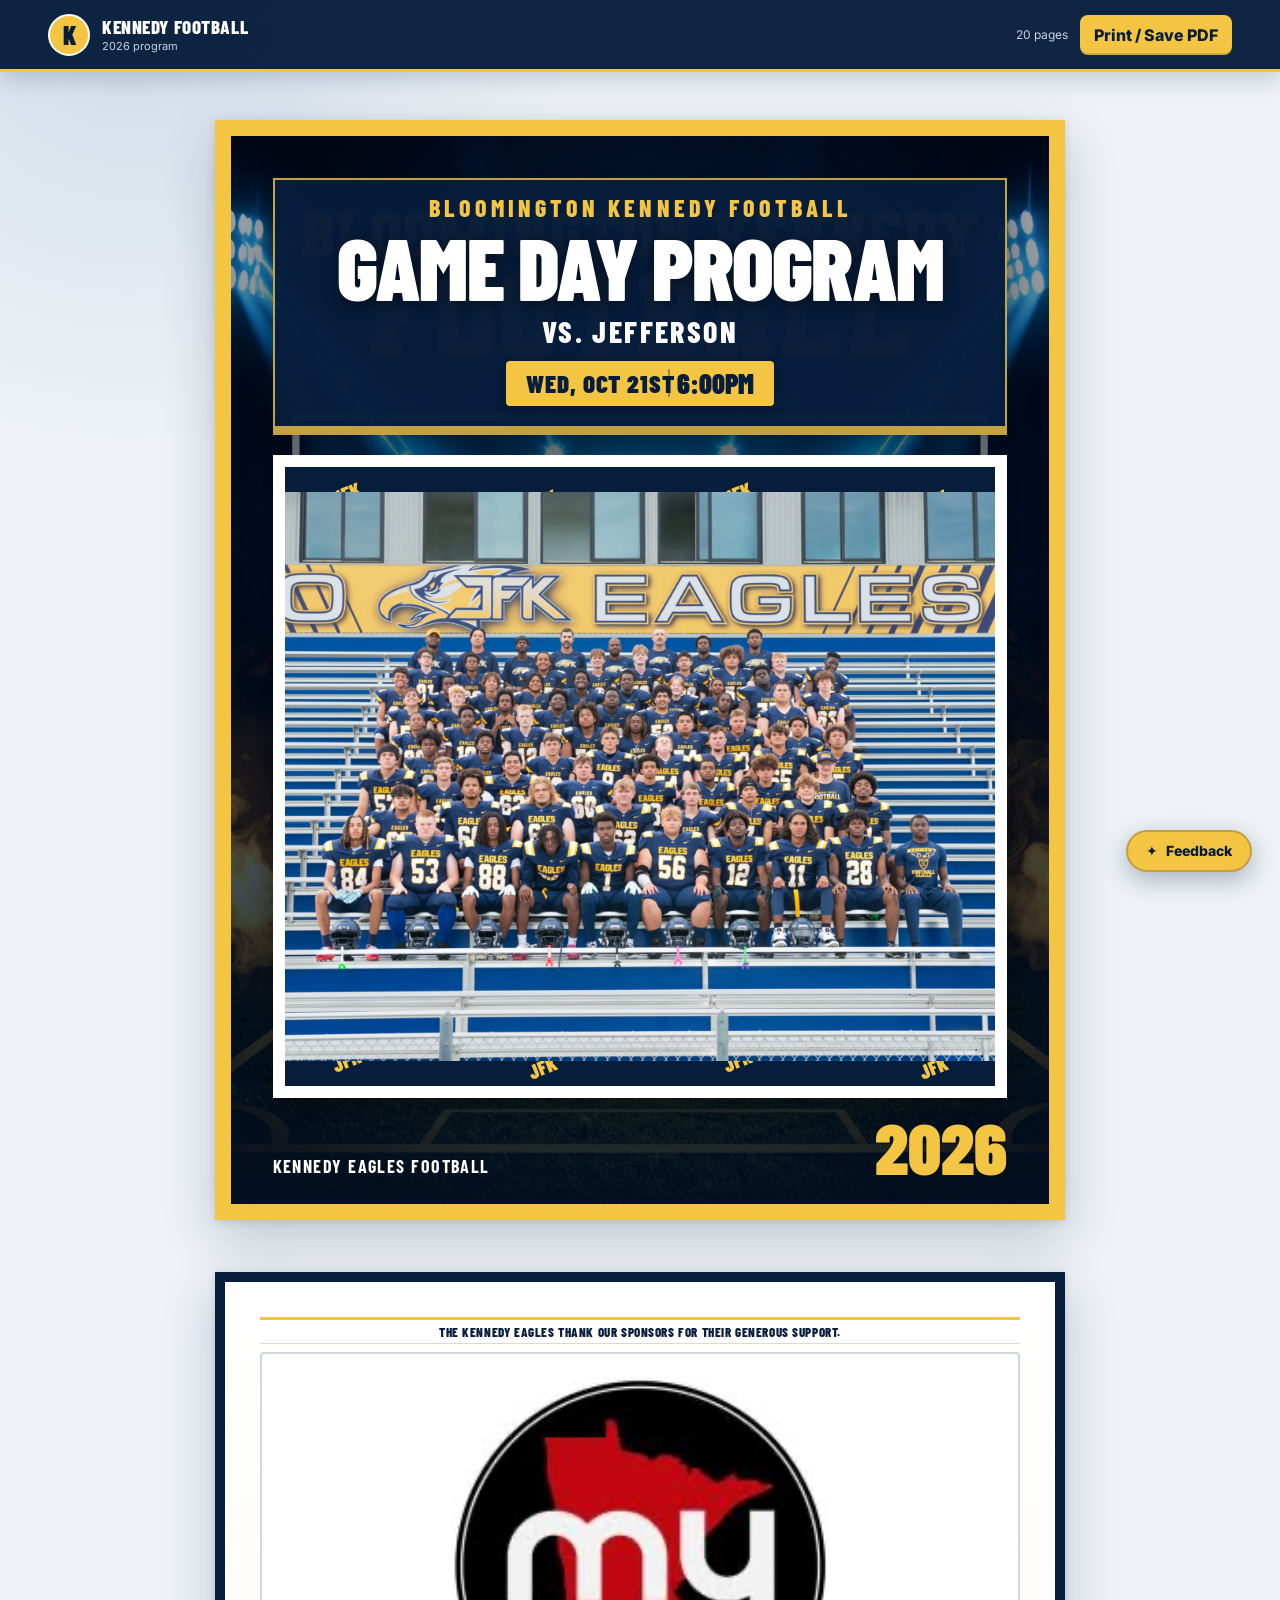
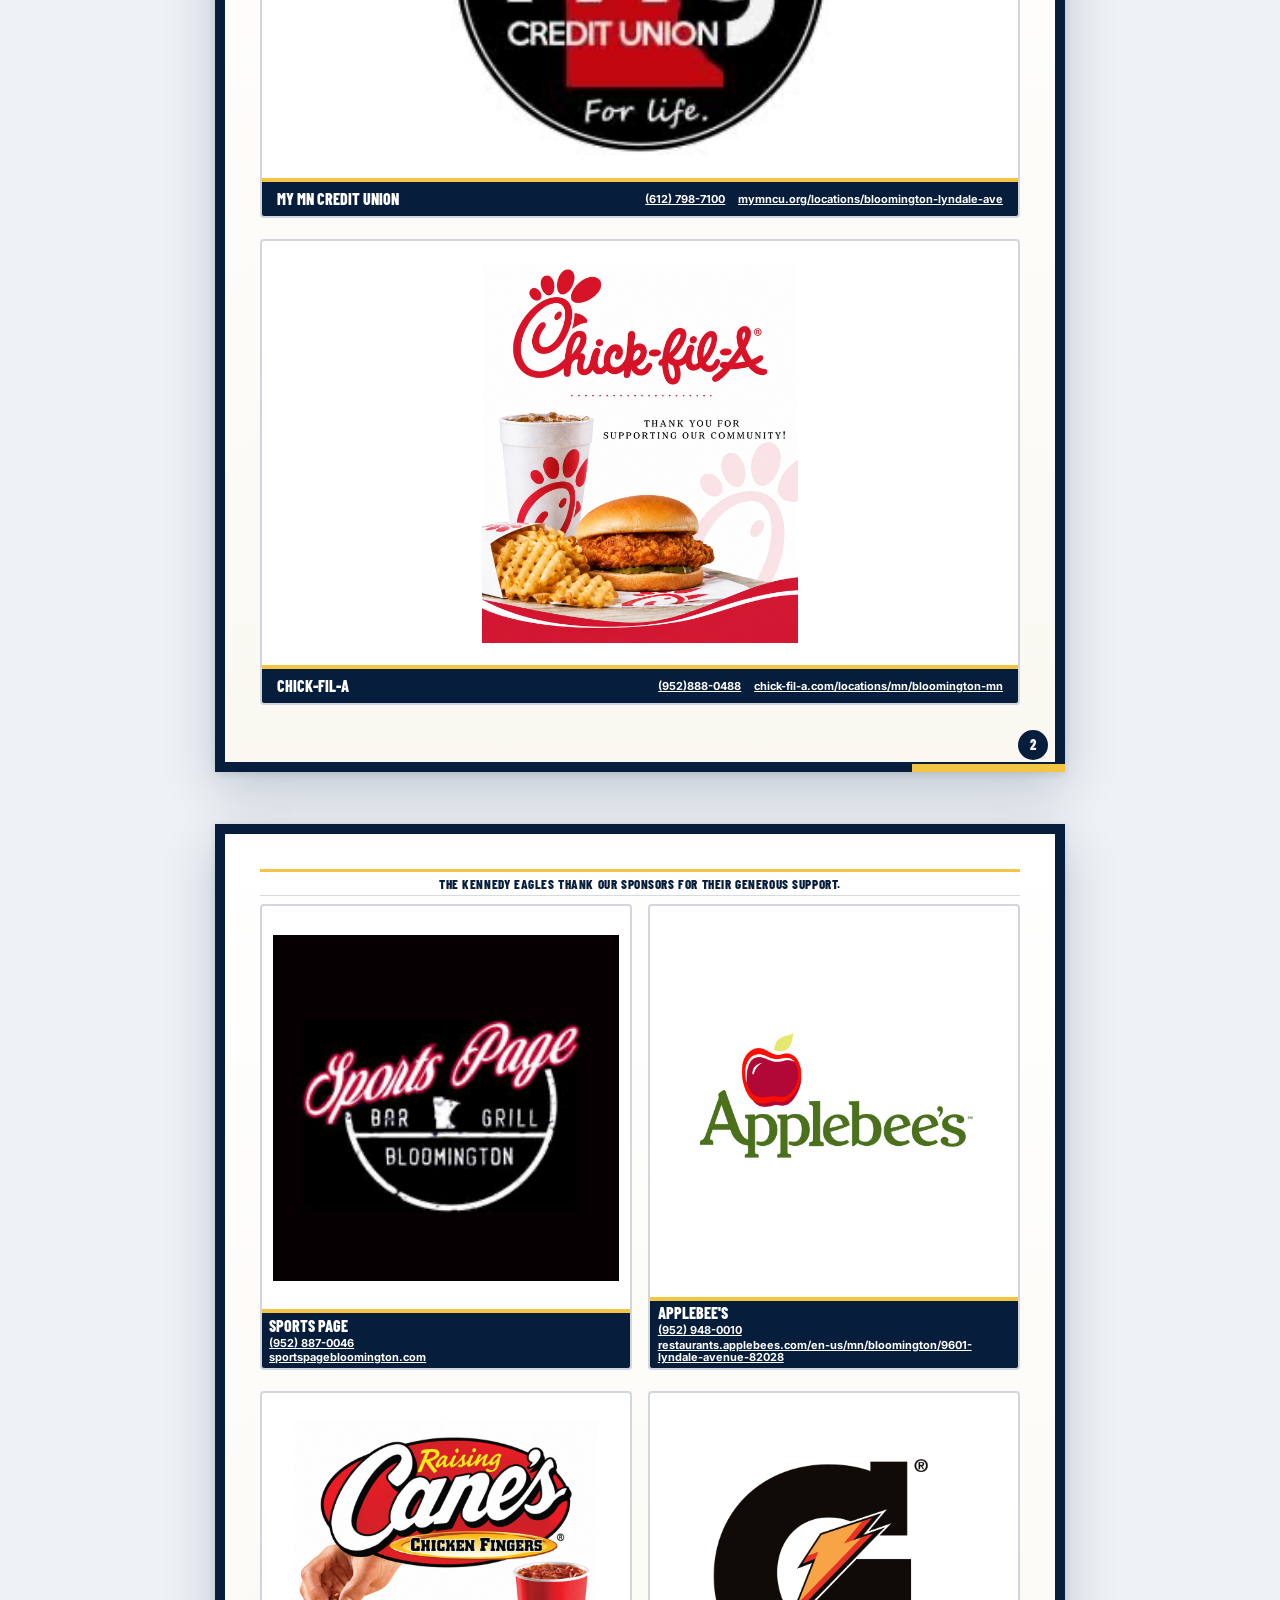
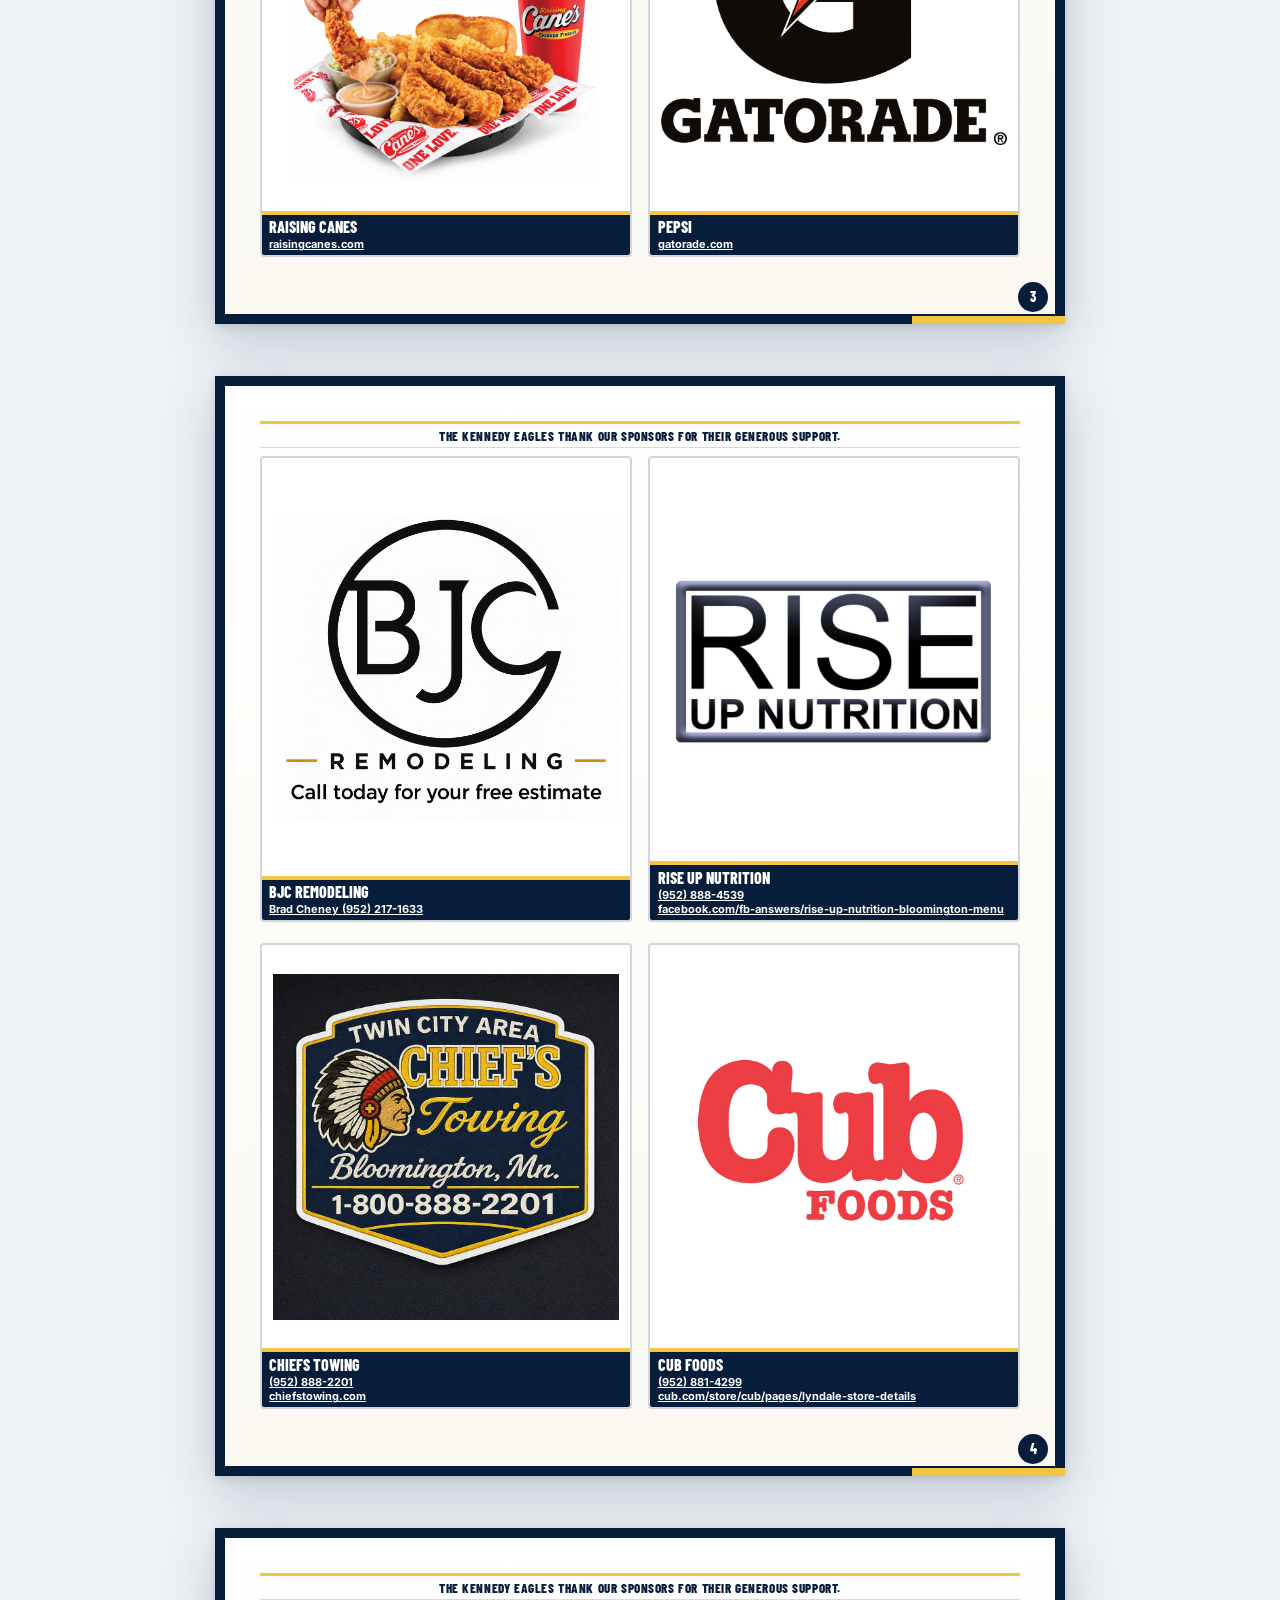
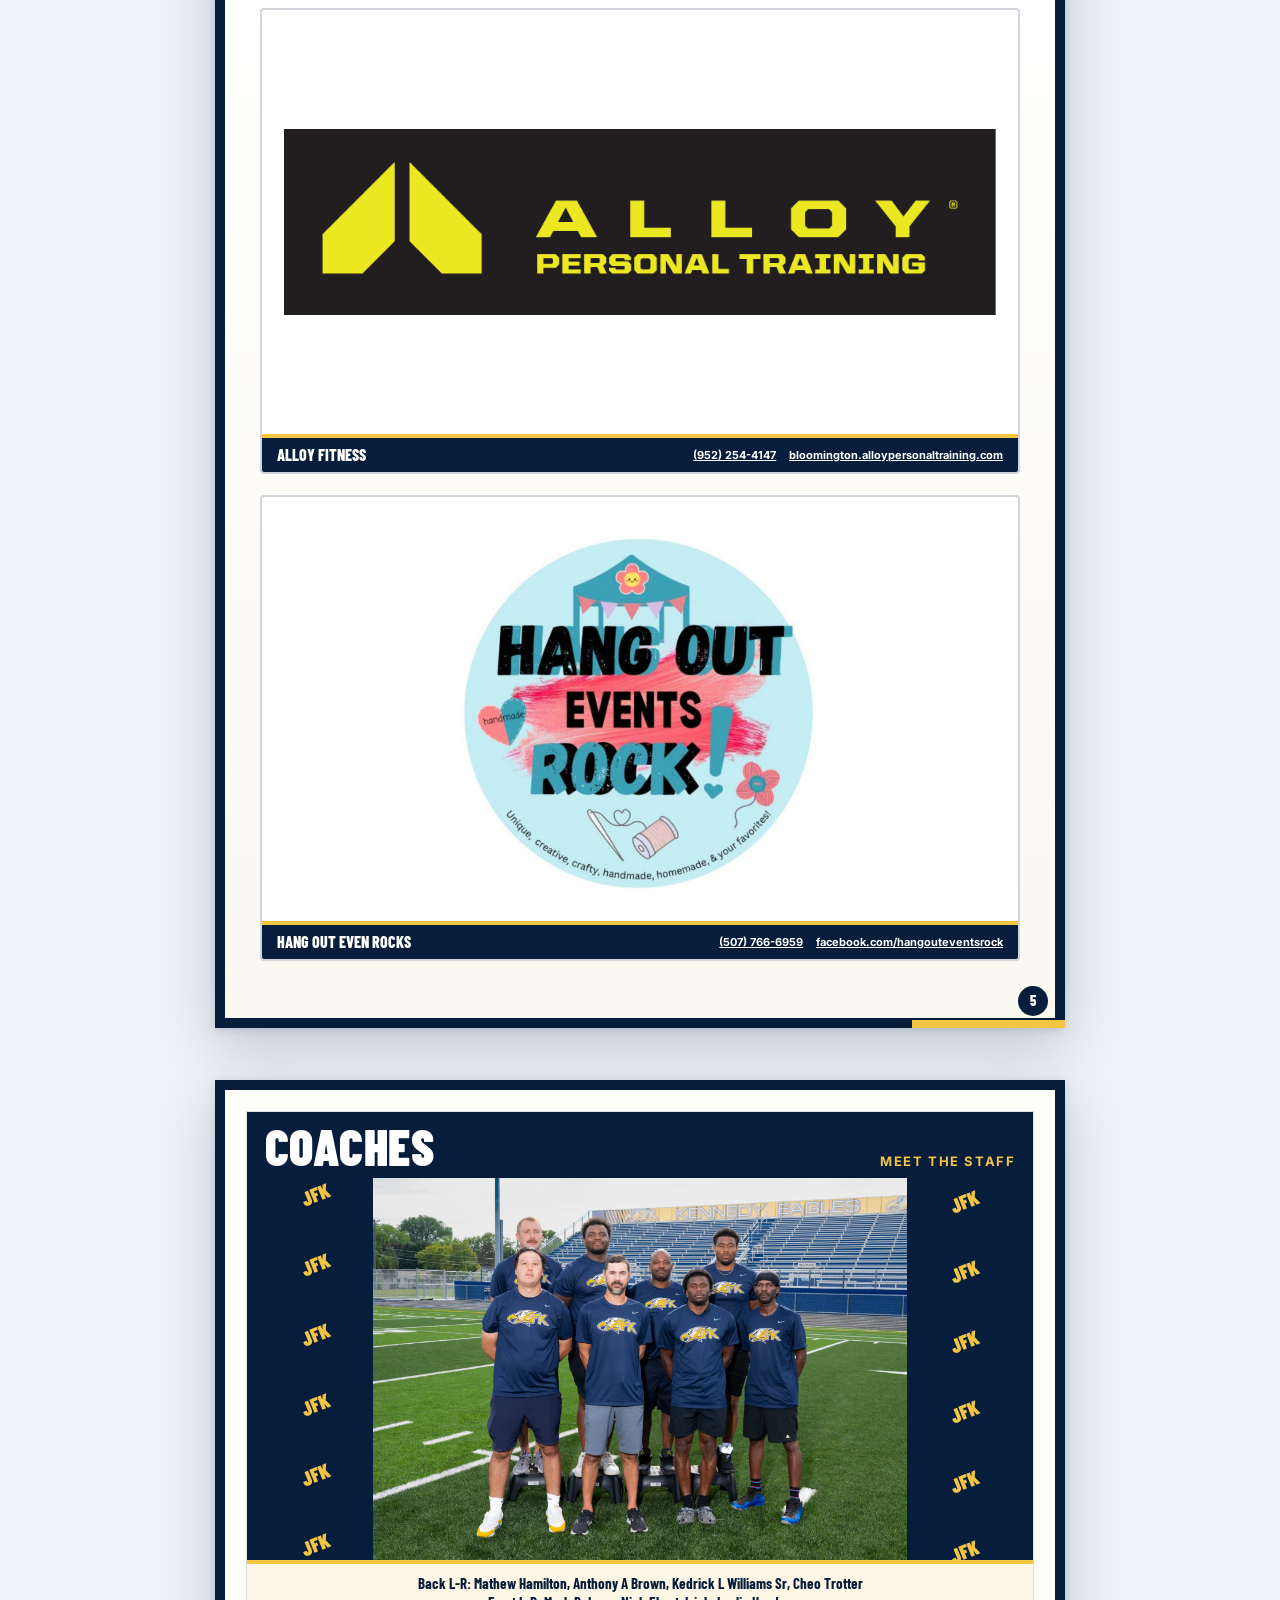
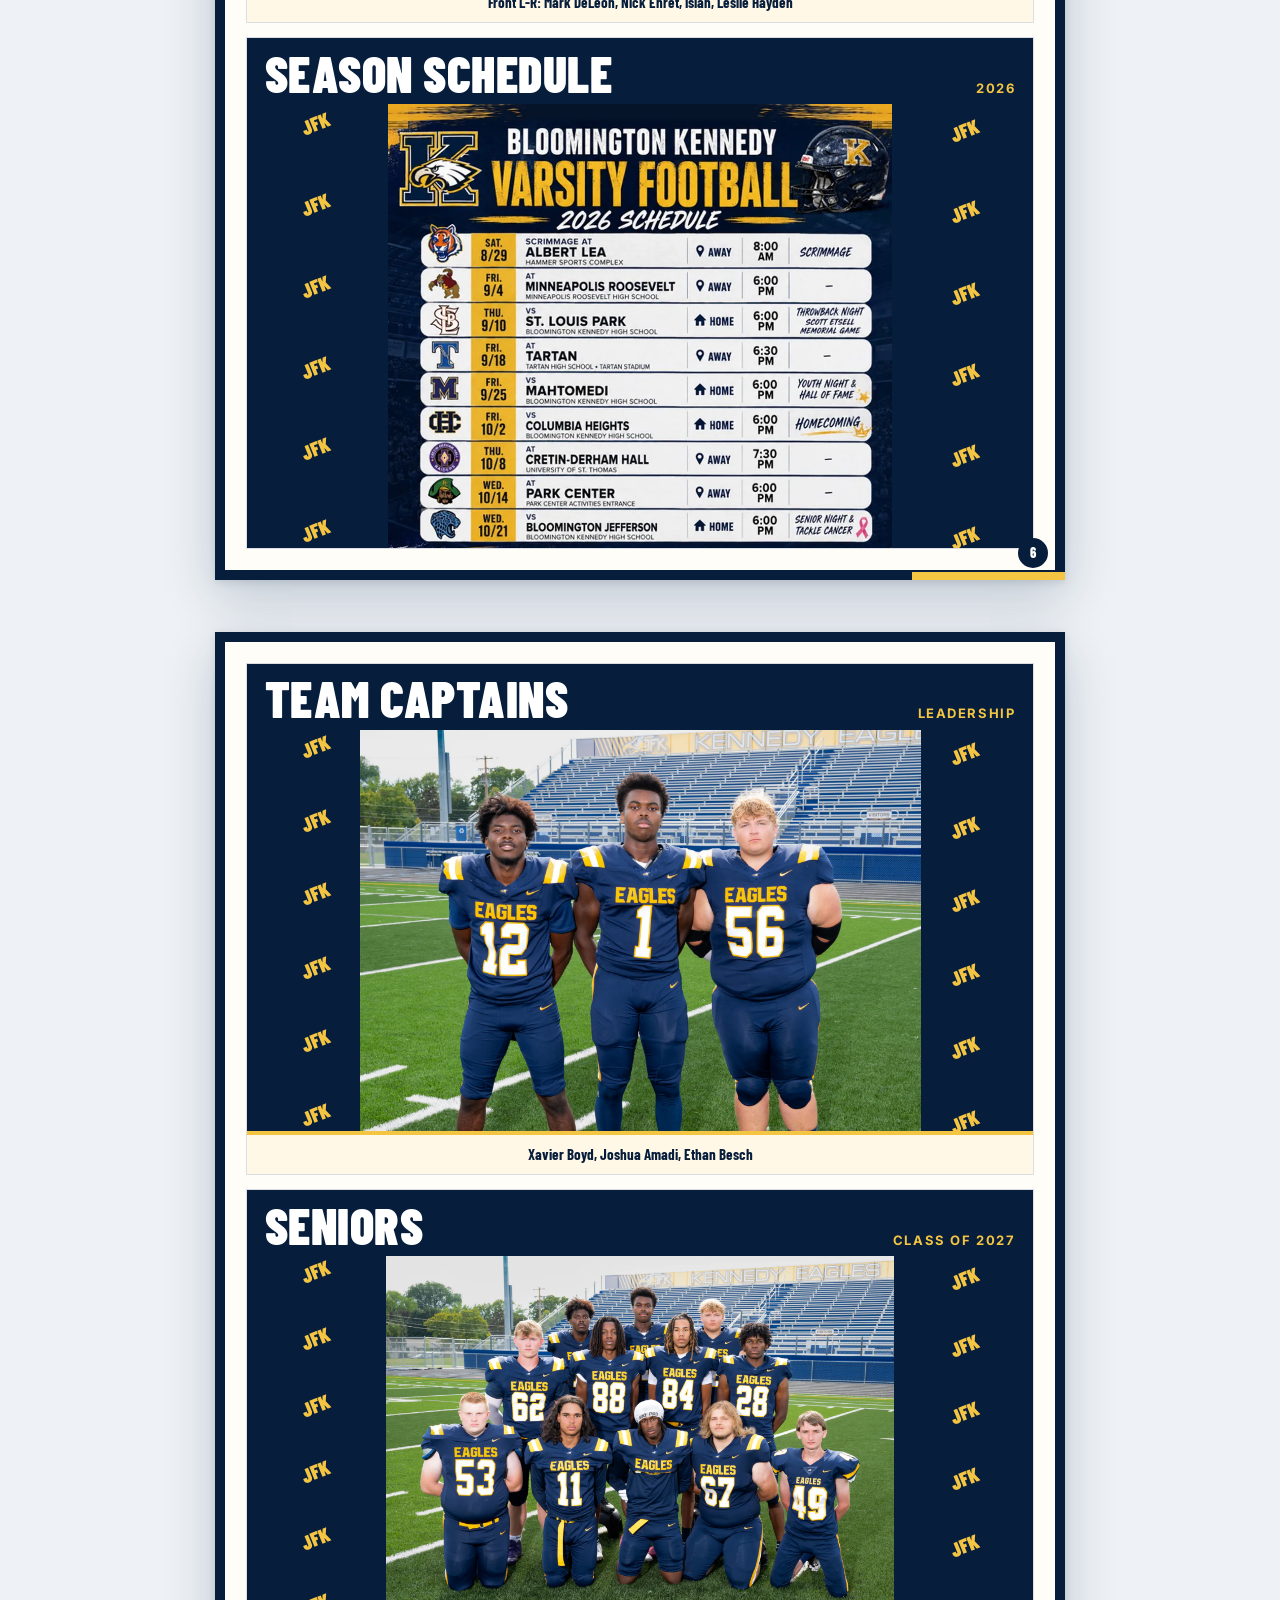
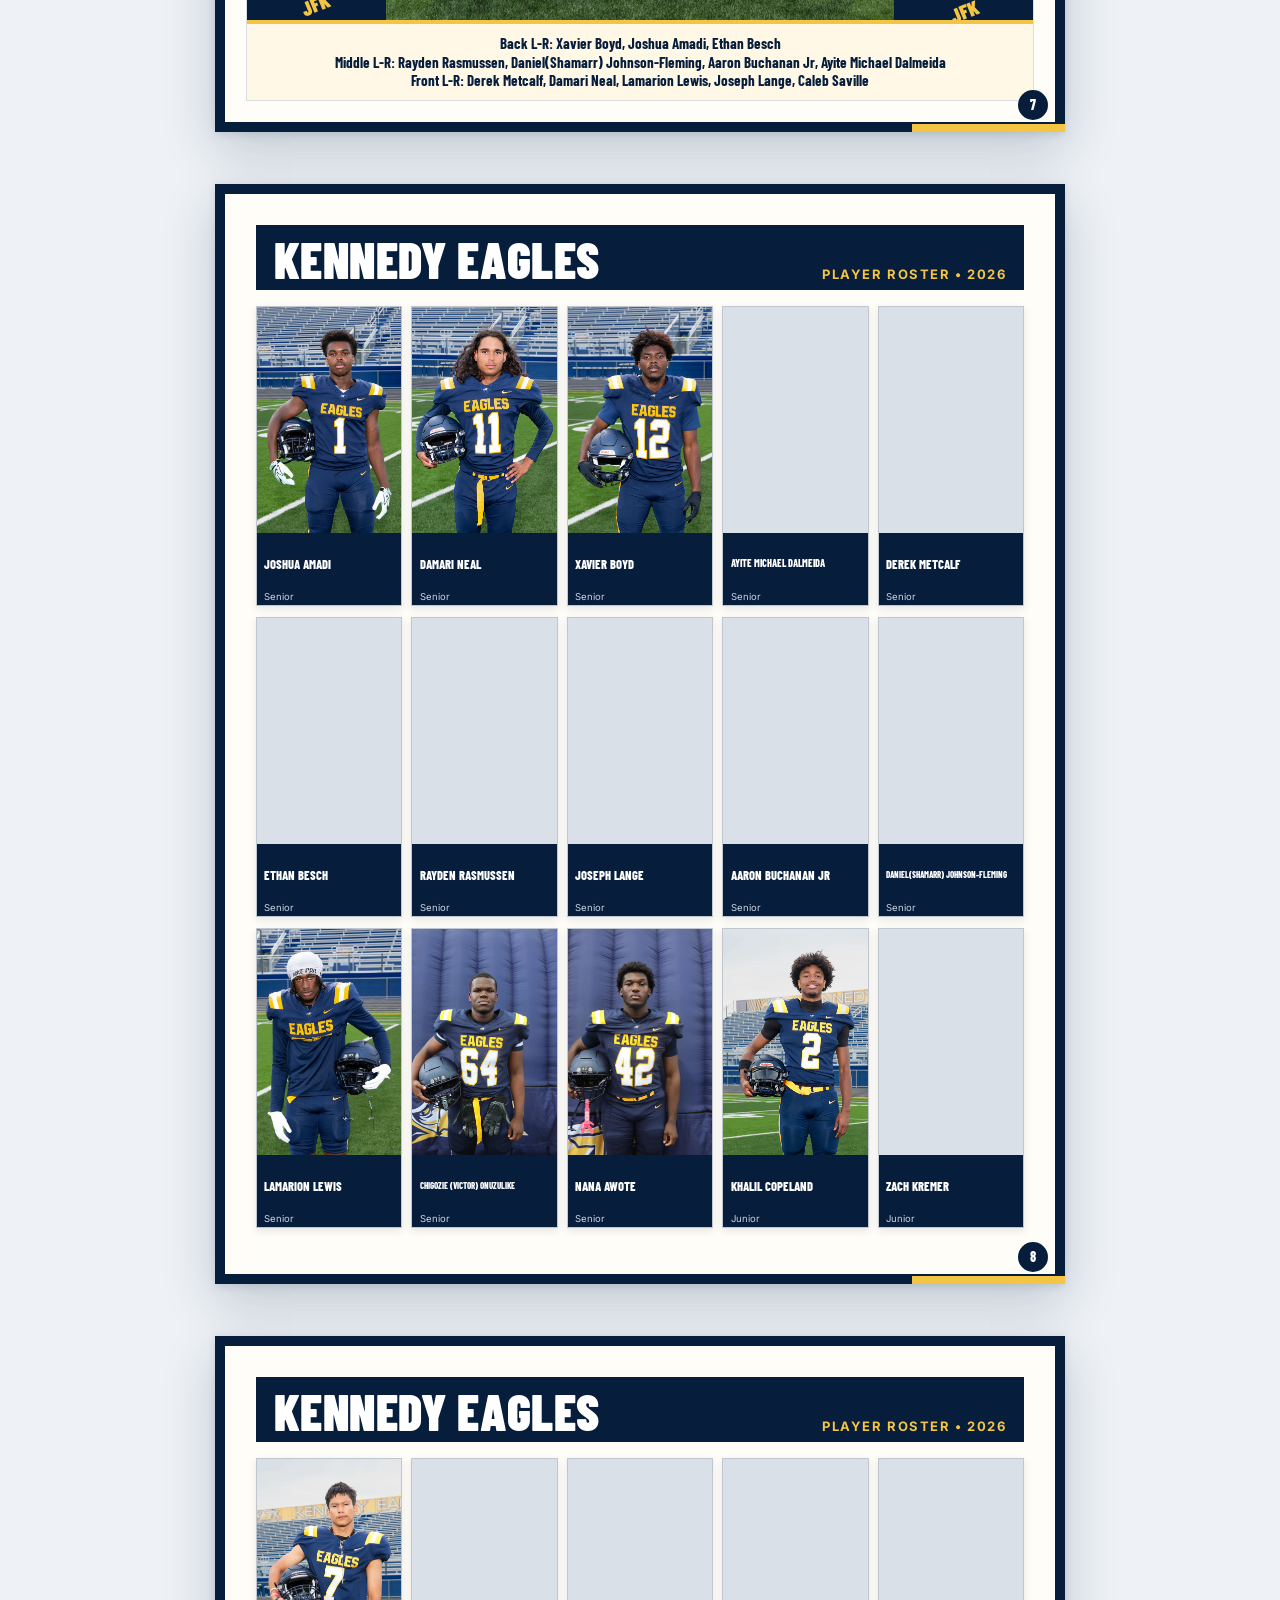
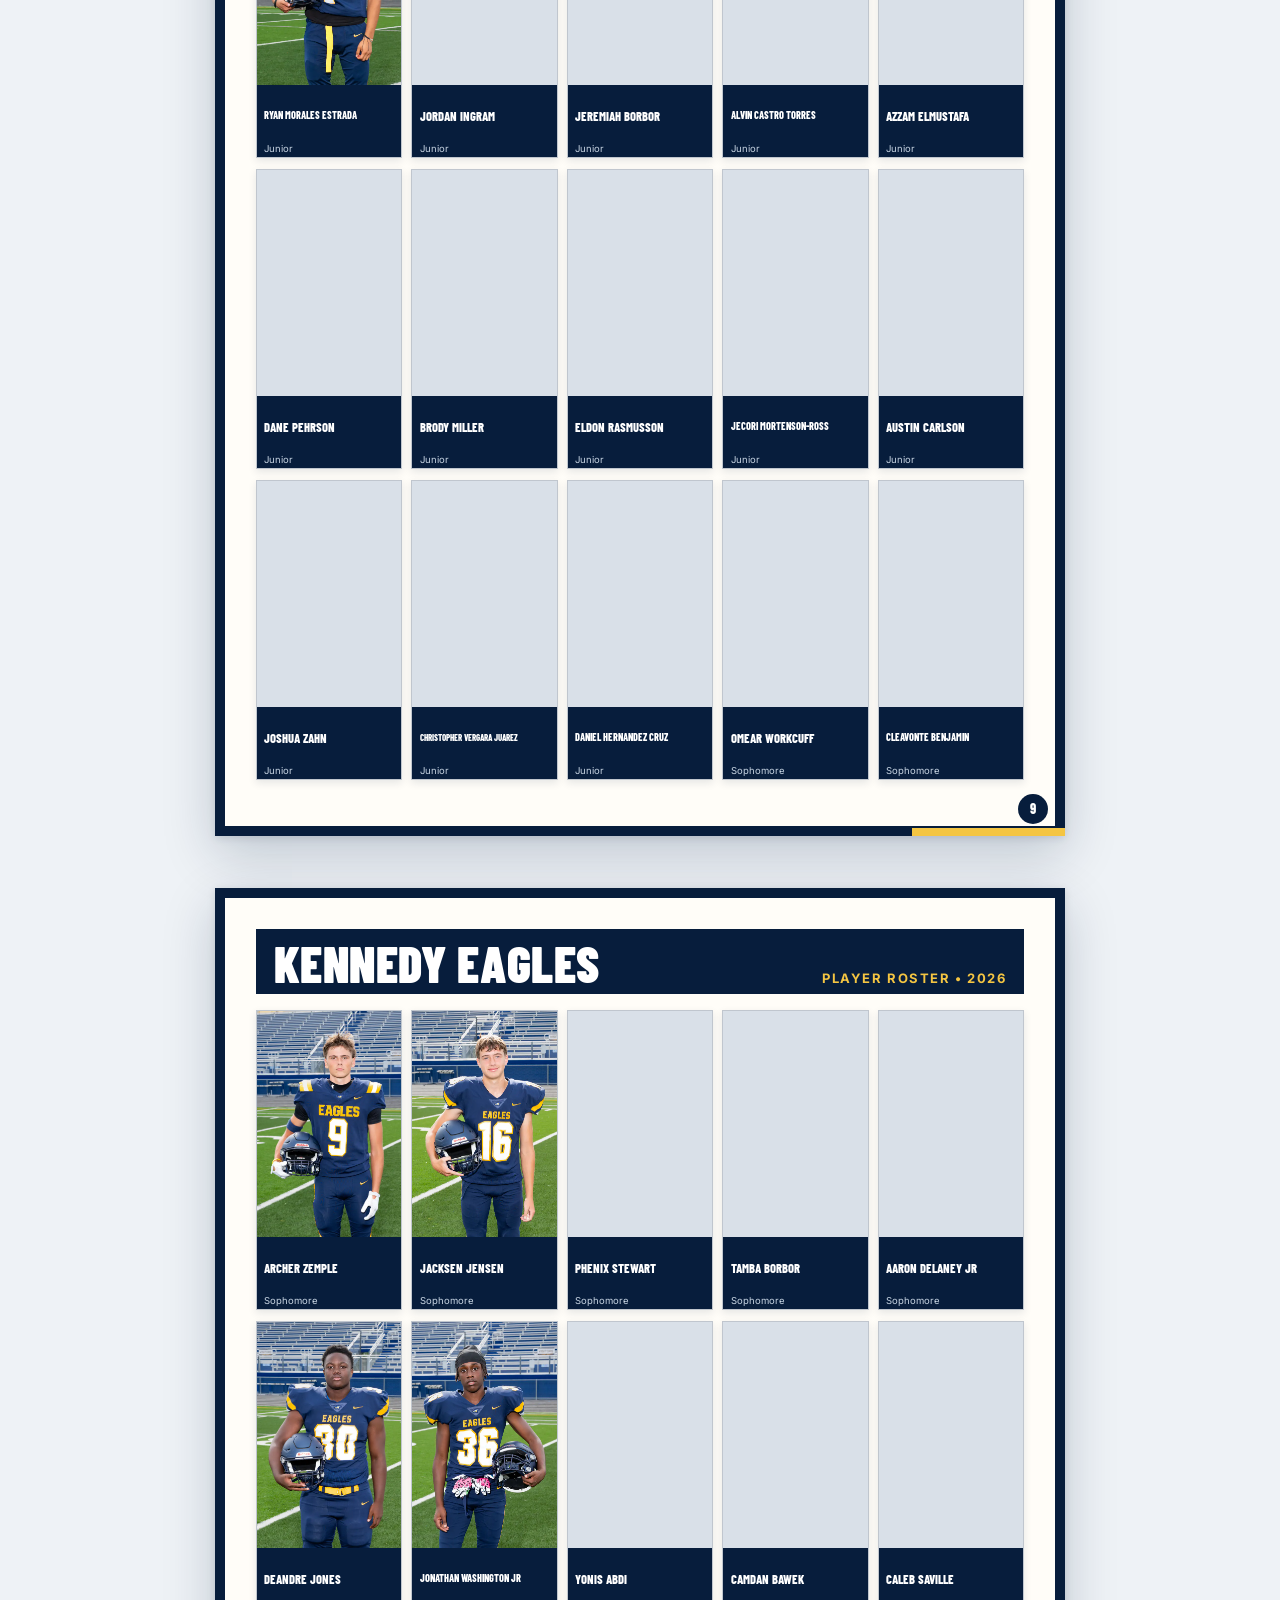
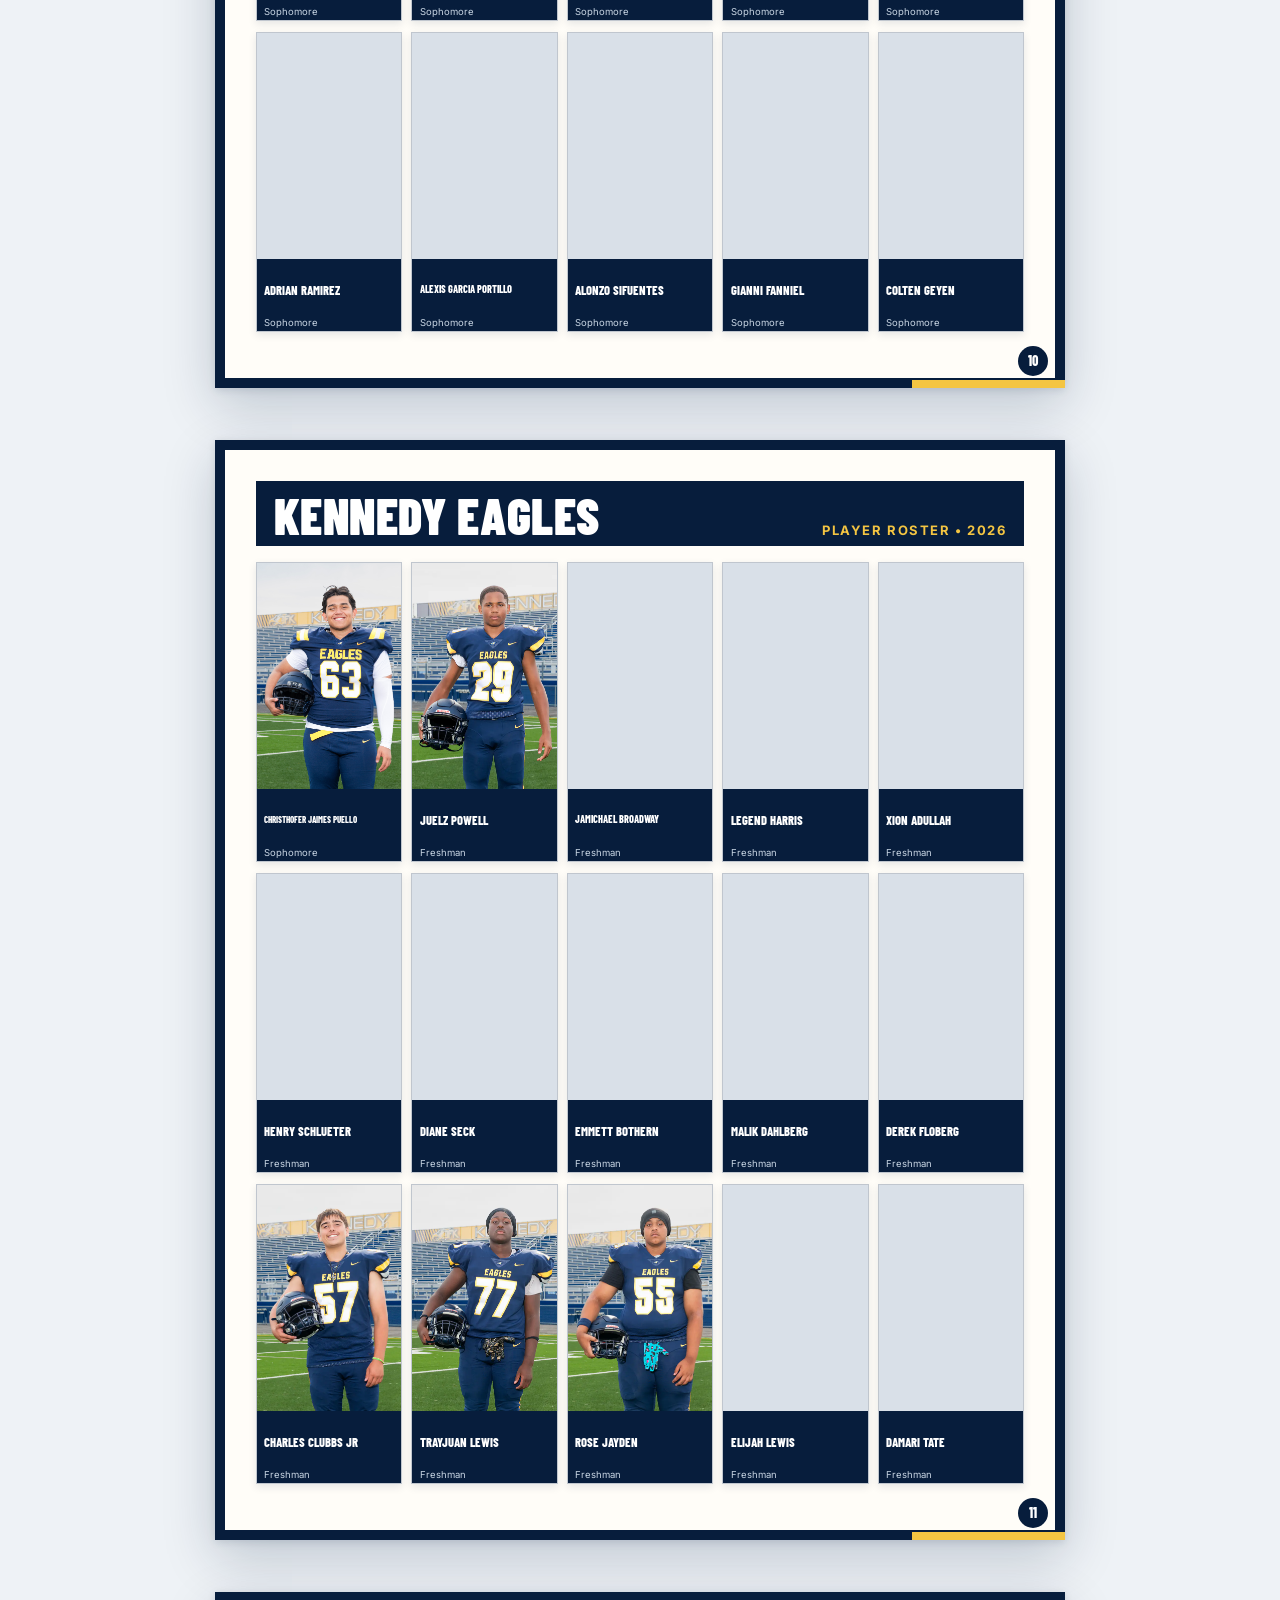
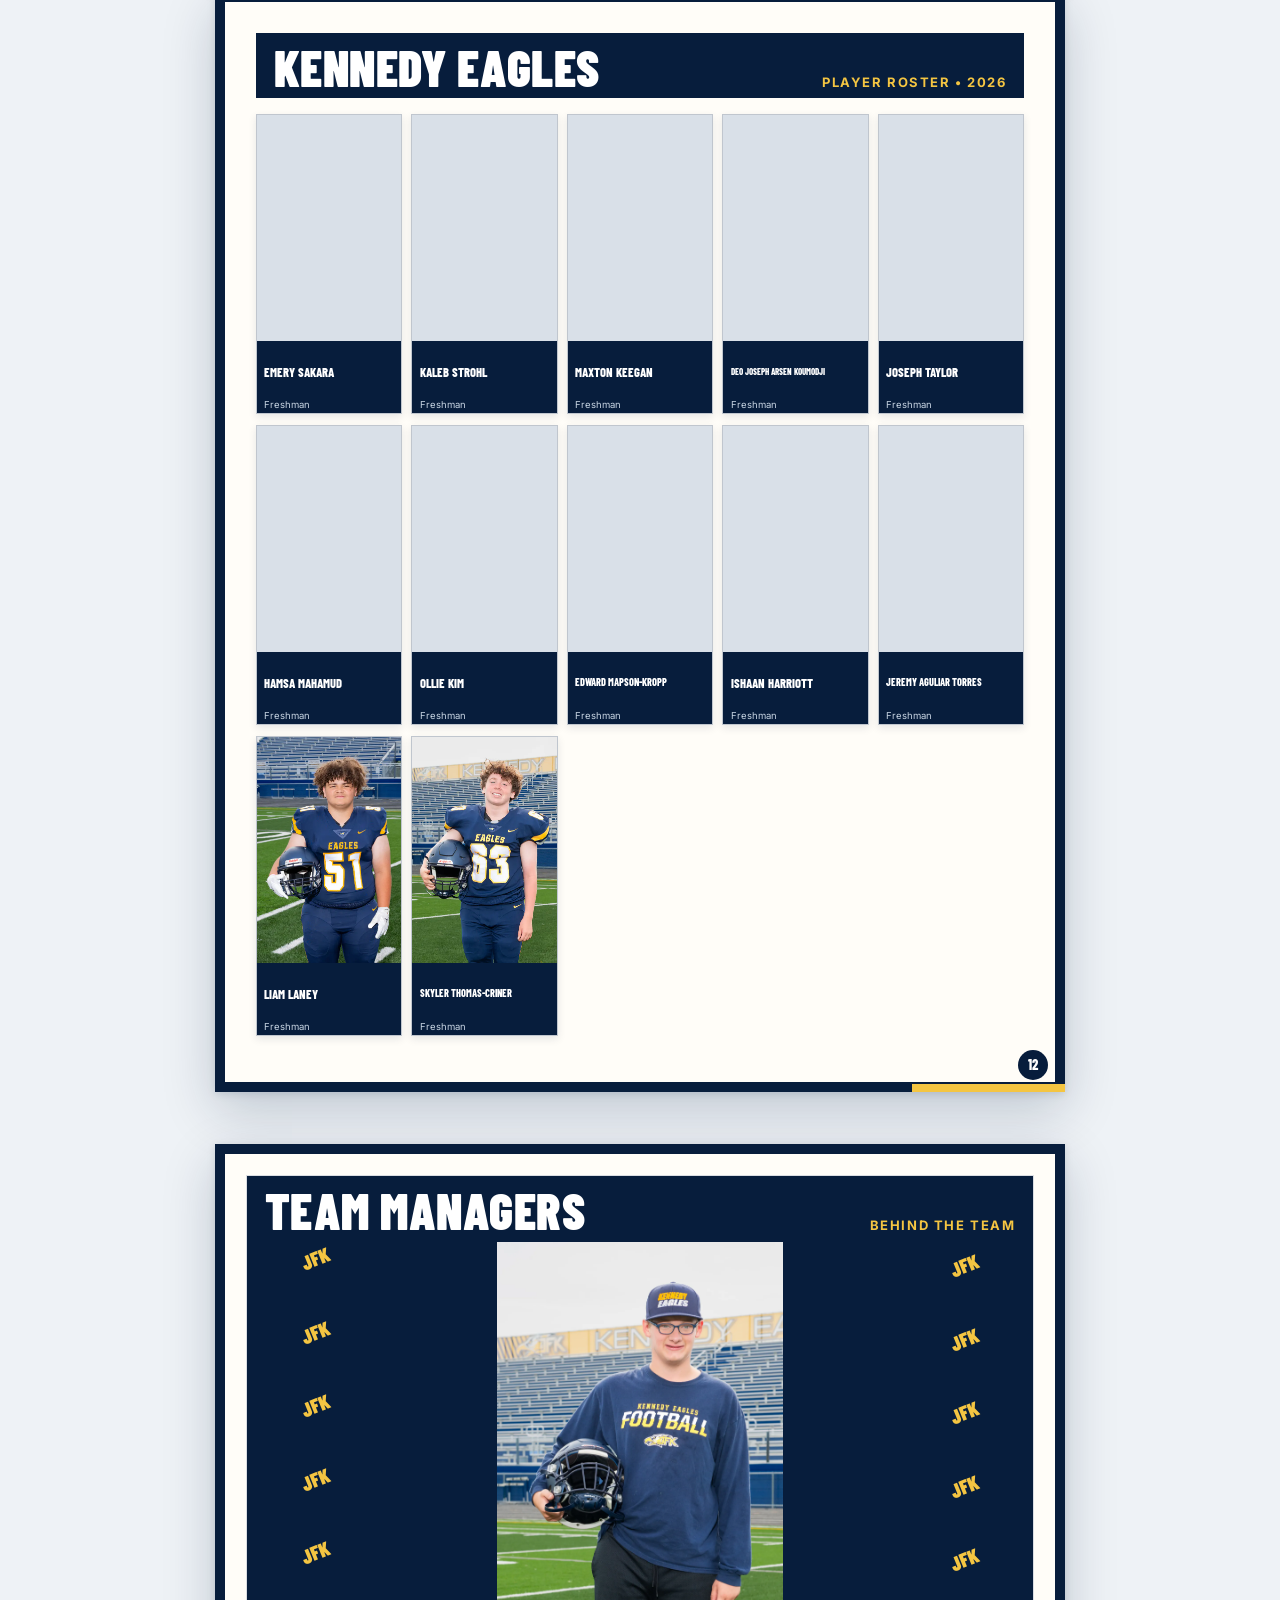
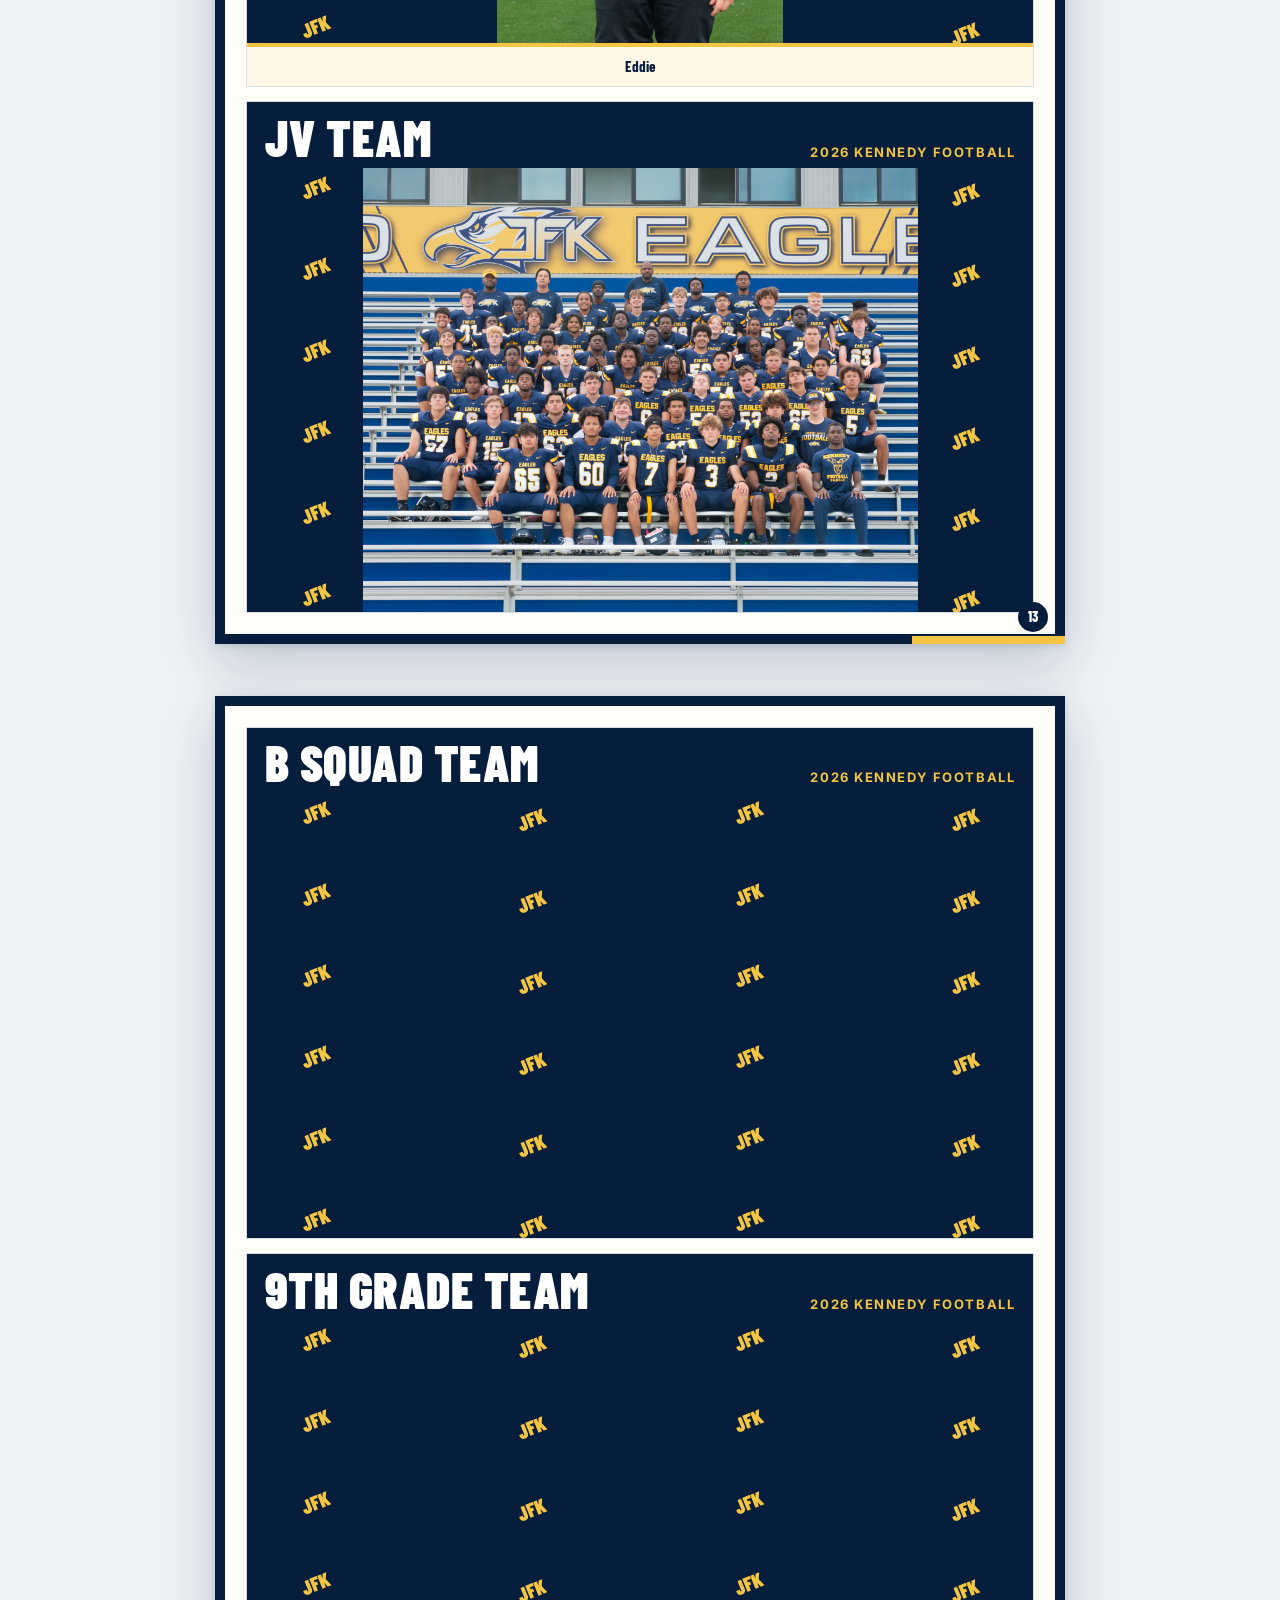
<file: index.html>
<!doctype html>
<html lang="en">
  <head>
    <meta charset="utf-8" />
    <meta name="viewport" content="width=device-width, initial-scale=1" />
    <meta name="theme-color" content="#0b2447" />
    <meta name="description" content="Bloomington Kennedy Football digital game-day program." />
    <title>Bloomington Kennedy Football | Game Day Program</title>
    <link rel="preconnect" href="https://fonts.googleapis.com" />
    <link rel="preconnect" href="https://fonts.gstatic.com" crossorigin />
    <link href="https://fonts.googleapis.com/css2?family=Barlow+Condensed:wght@500;600;700;800;900&family=Inter:wght@400;500;600;700&display=swap" rel="stylesheet" />
    <link rel="stylesheet" href="./styles.css?v=20260928-ticket2" />
    <script type="module" src="./app.js?v=20260928-ticket2"></script>
  </head>
  <body>
    <header class="site-header">
      <a class="brand" href="./" aria-label="Kennedy Football program home">
        <span class="brand-mark">K</span>
        <span><strong>Kennedy Football</strong><small id="load-status">Loading program…</small></span>
      </a>
      <div class="header-actions">
        <span class="page-count" id="page-count"></span>
        <button class="print-button" id="print-program" type="button">Print / Save PDF</button>
      </div>
    </header>
    <main>
      <div class="program-stack" id="program" aria-live="polite"></div>
    </main>
    <footer class="site-footer">
      <span>Bloomington Kennedy Football Booster Club</span>
      <span>Official game-day program</span>
    </footer>

    <button class="feedback-button" id="open-feedback" type="button" aria-haspopup="dialog" aria-controls="feedback-dialog">
      <span aria-hidden="true">✦</span>
      Feedback
    </button>

    <dialog class="feedback-dialog" id="feedback-dialog" aria-labelledby="feedback-title">
      <form class="feedback-form" id="feedback-form" action="https://formspree.io/f/mnpnvgln" method="POST">
        <div class="feedback-heading">
          <div>
            <p class="feedback-kicker">Help us improve</p>
            <h2 id="feedback-title">Send feedback</h2>
          </div>
          <button class="feedback-close" id="close-feedback" type="button" aria-label="Close feedback form">×</button>
        </div>

        <p class="feedback-intro">Tell the Kennedy Football Booster Club about a correction, site problem, or suggestion.</p>

        <label for="feedback-category">Feedback type</label>
        <select id="feedback-category" name="category" required>
          <option value="" selected disabled>Select a category</option>
          <option value="Site problem">Site problem</option>
          <option value="Program correction">Program correction</option>
          <option value="Sponsor information">Sponsor information</option>
          <option value="Accessibility issue">Accessibility issue</option>
          <option value="Suggestion">Suggestion</option>
          <option value="Other">Other</option>
        </select>

        <label for="feedback-message">Message</label>
        <textarea id="feedback-message" name="message" rows="5" maxlength="2000" required placeholder="Please include the page or section when reporting a correction."></textarea>

        <div class="feedback-contact-grid">
          <div>
            <label for="feedback-name">Name <span>(optional)</span></label>
            <input id="feedback-name" name="name" type="text" autocomplete="name" maxlength="100" />
          </div>
          <div>
            <label for="feedback-email">Email <span>(optional)</span></label>
            <input id="feedback-email" name="email" type="email" autocomplete="email" maxlength="254" />
          </div>
        </div>

        <input id="feedback-page" name="page_url" type="hidden" />
        <input id="feedback-subject" name="subject" type="hidden" value="JFK Booster website feedback" />

        <div class="feedback-status" id="feedback-status" role="status" aria-live="polite"></div>
        <div class="feedback-actions">
          <button class="feedback-cancel" id="cancel-feedback" type="button">Cancel</button>
          <button class="feedback-submit" id="submit-feedback" type="submit">Send feedback</button>
        </div>
      </form>
    </dialog>
  </body>
</html>
</file>
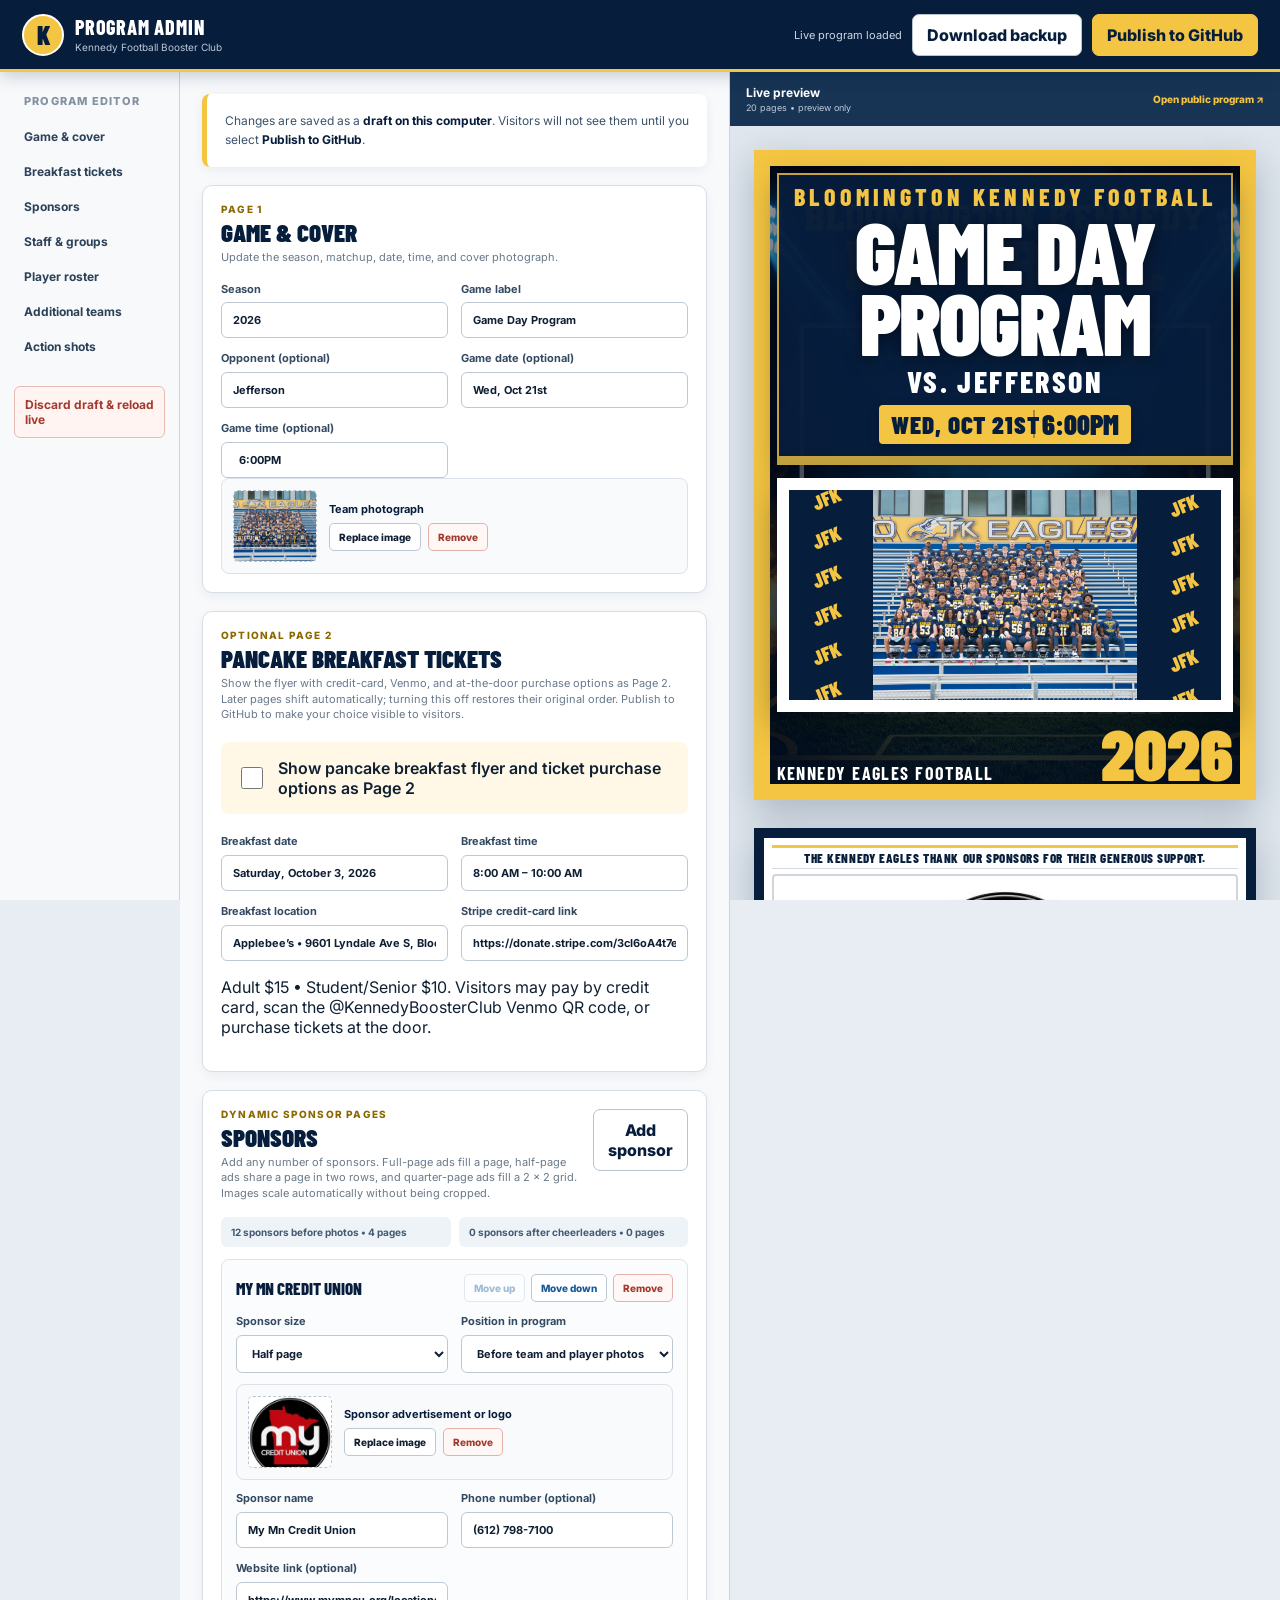
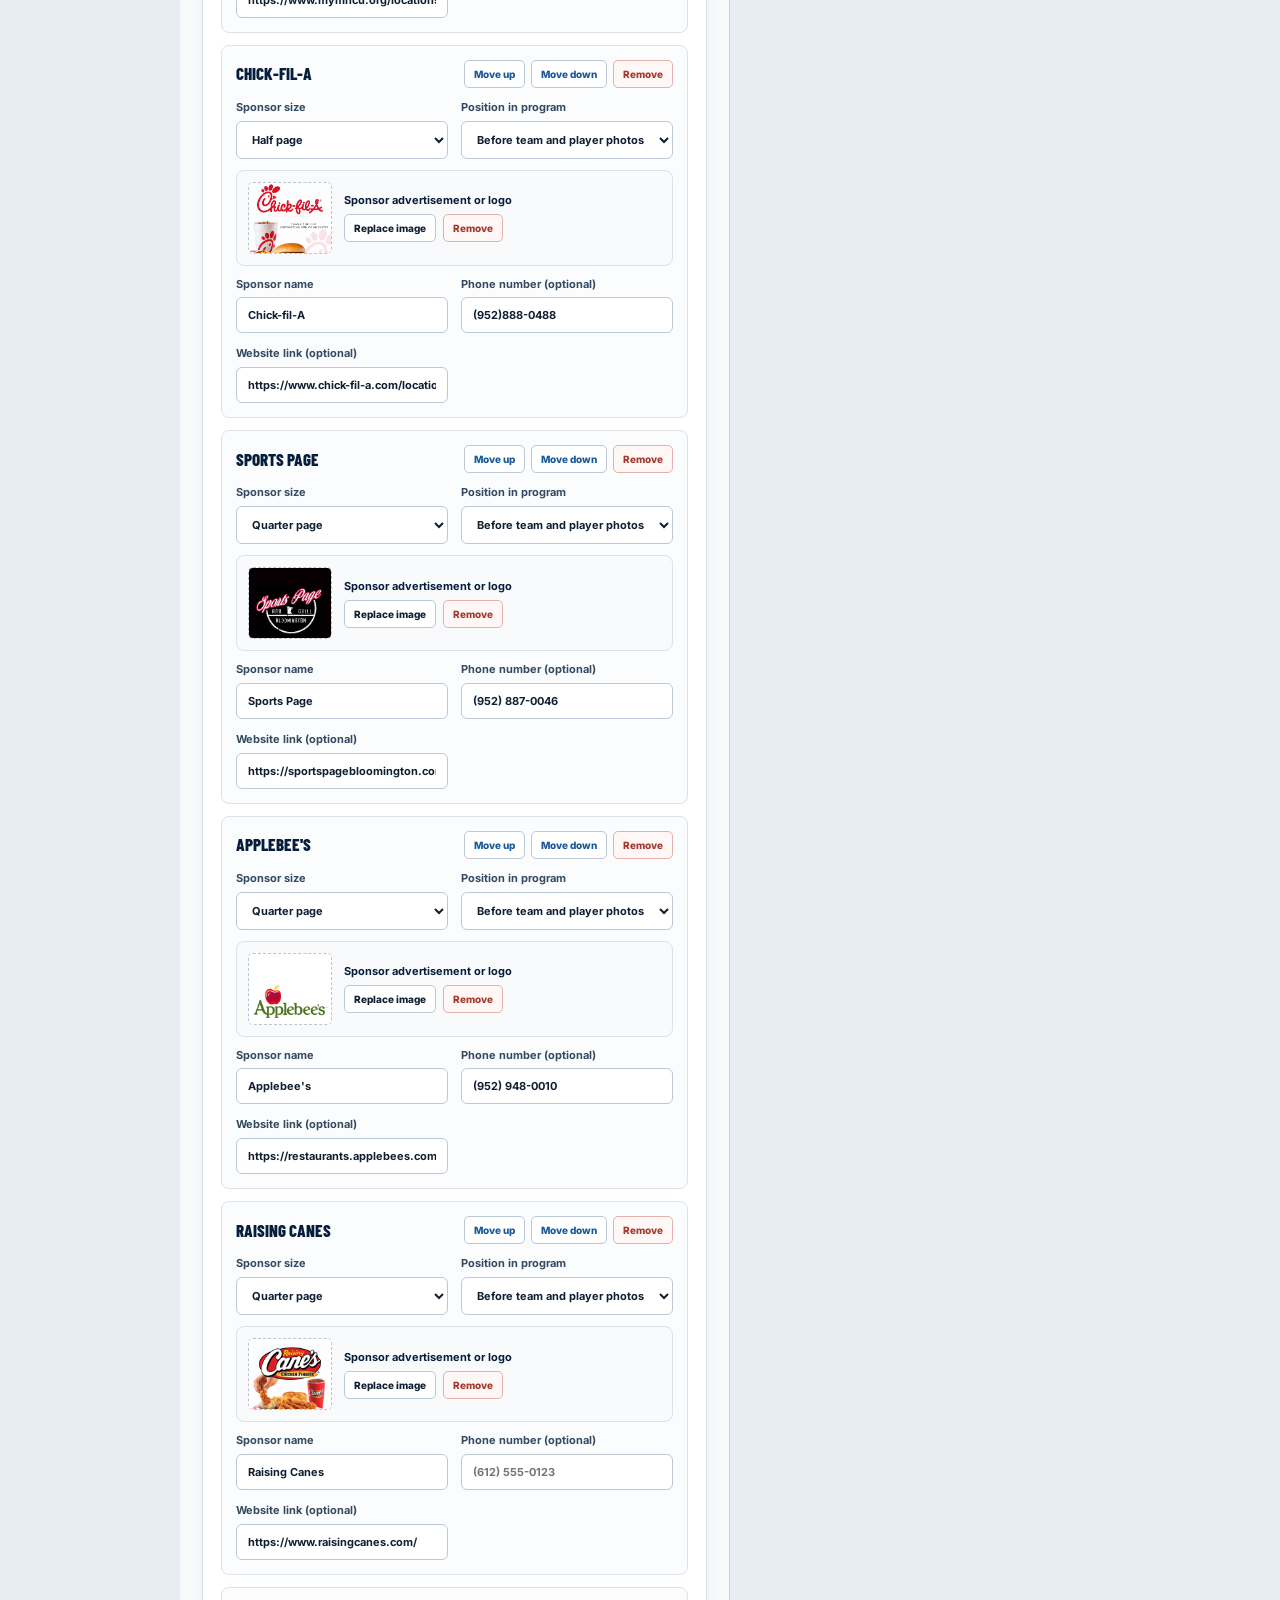
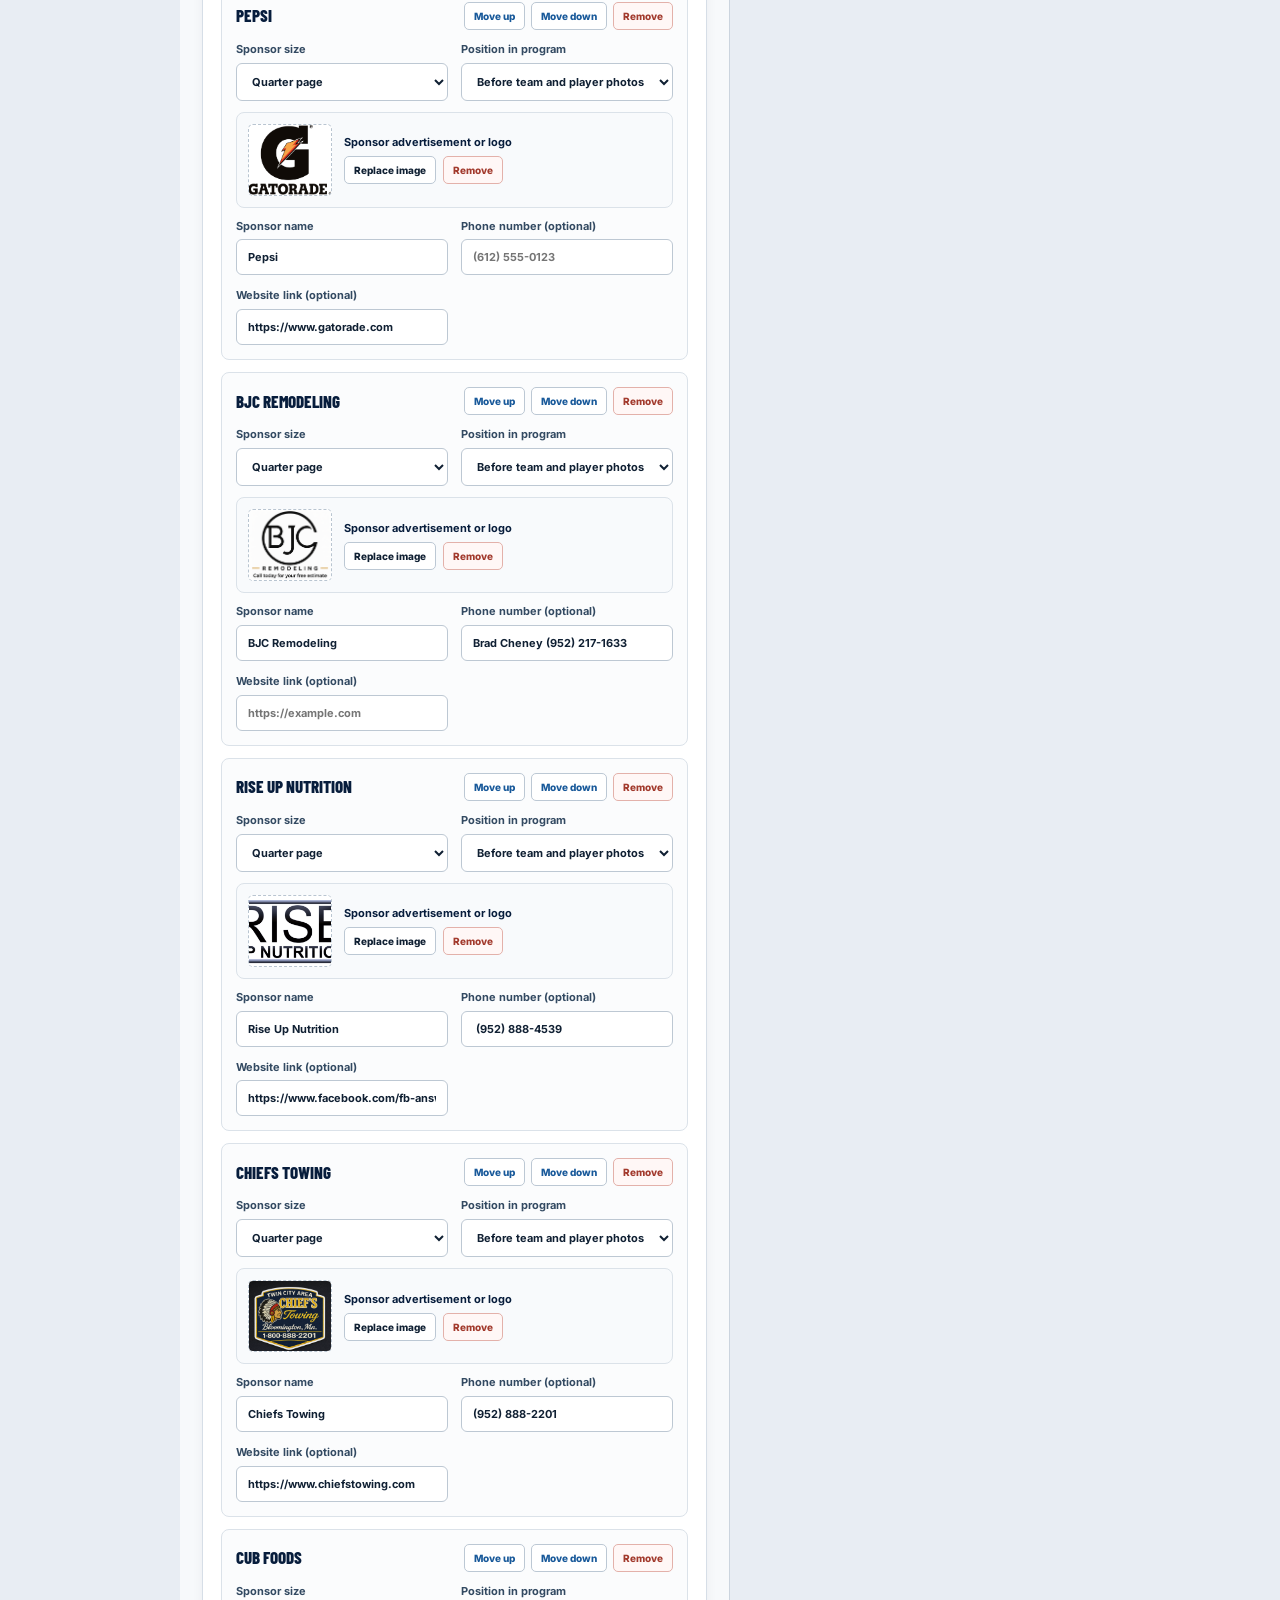
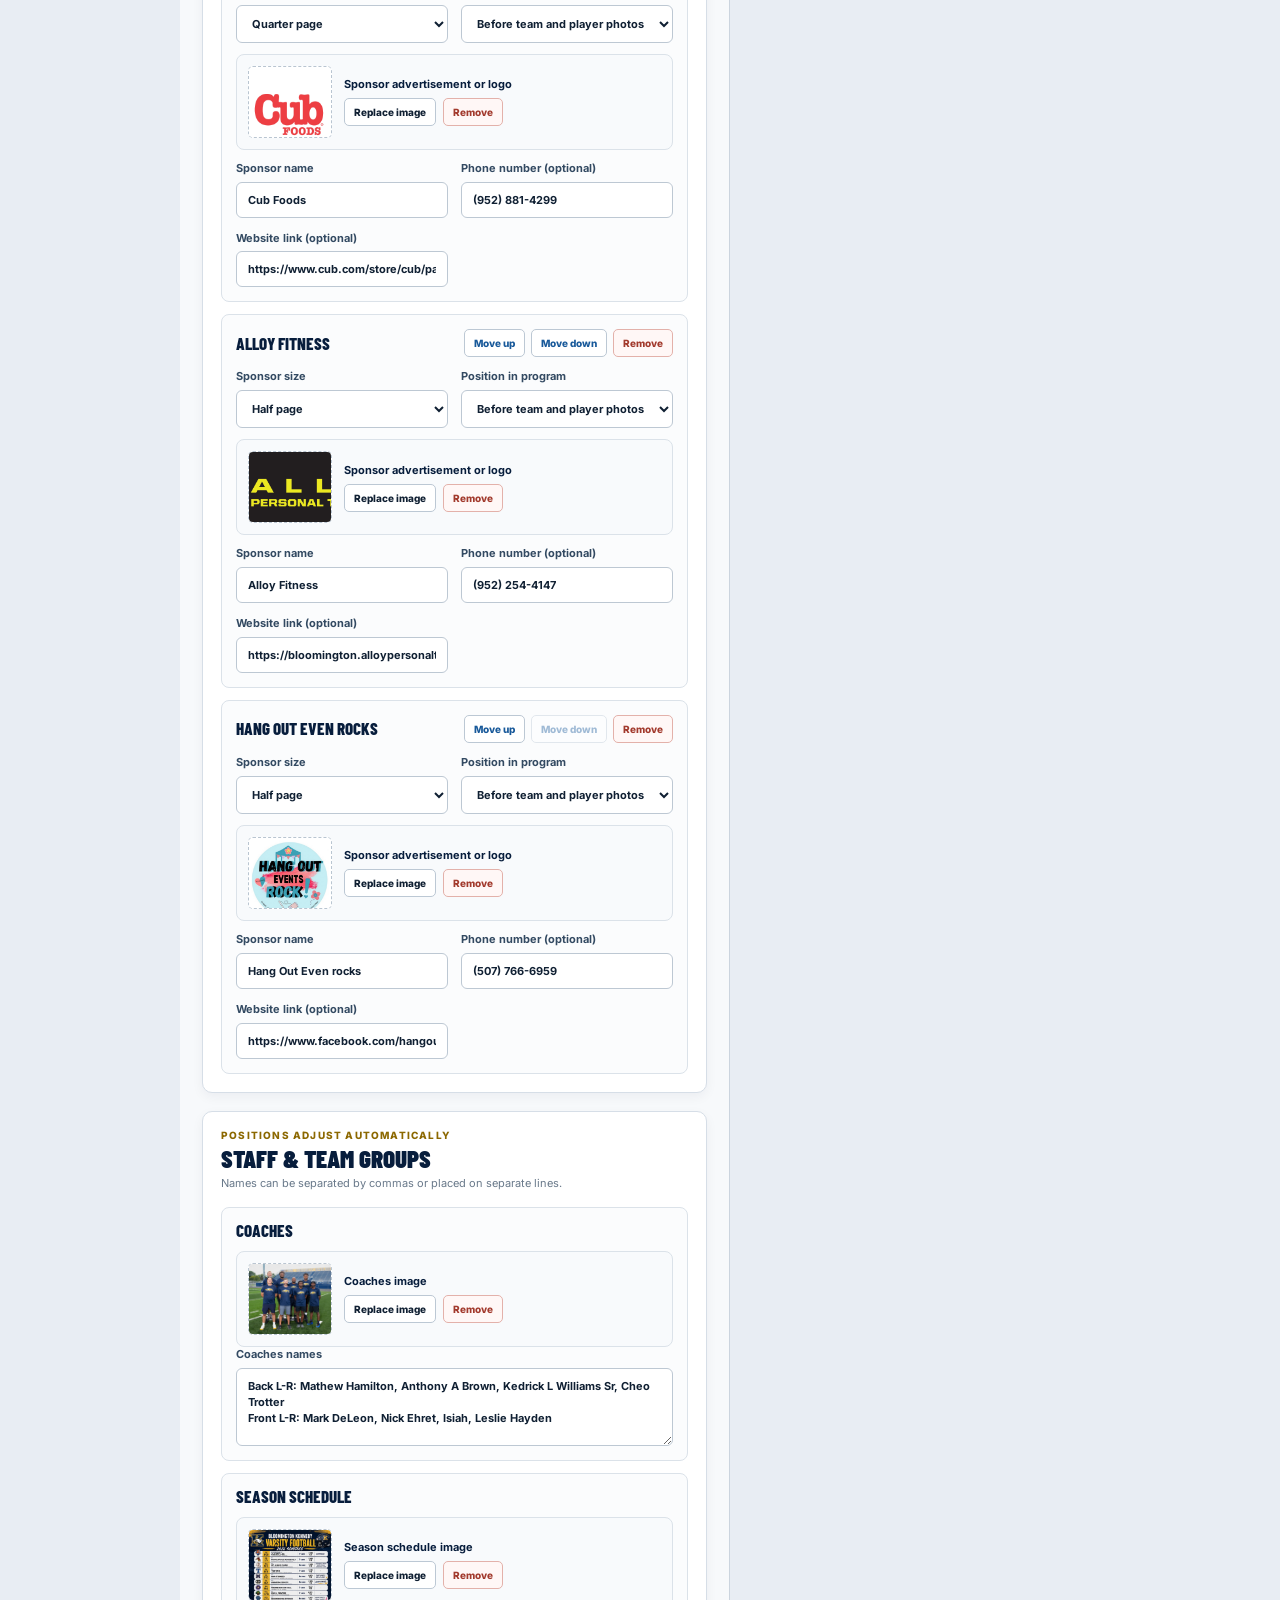
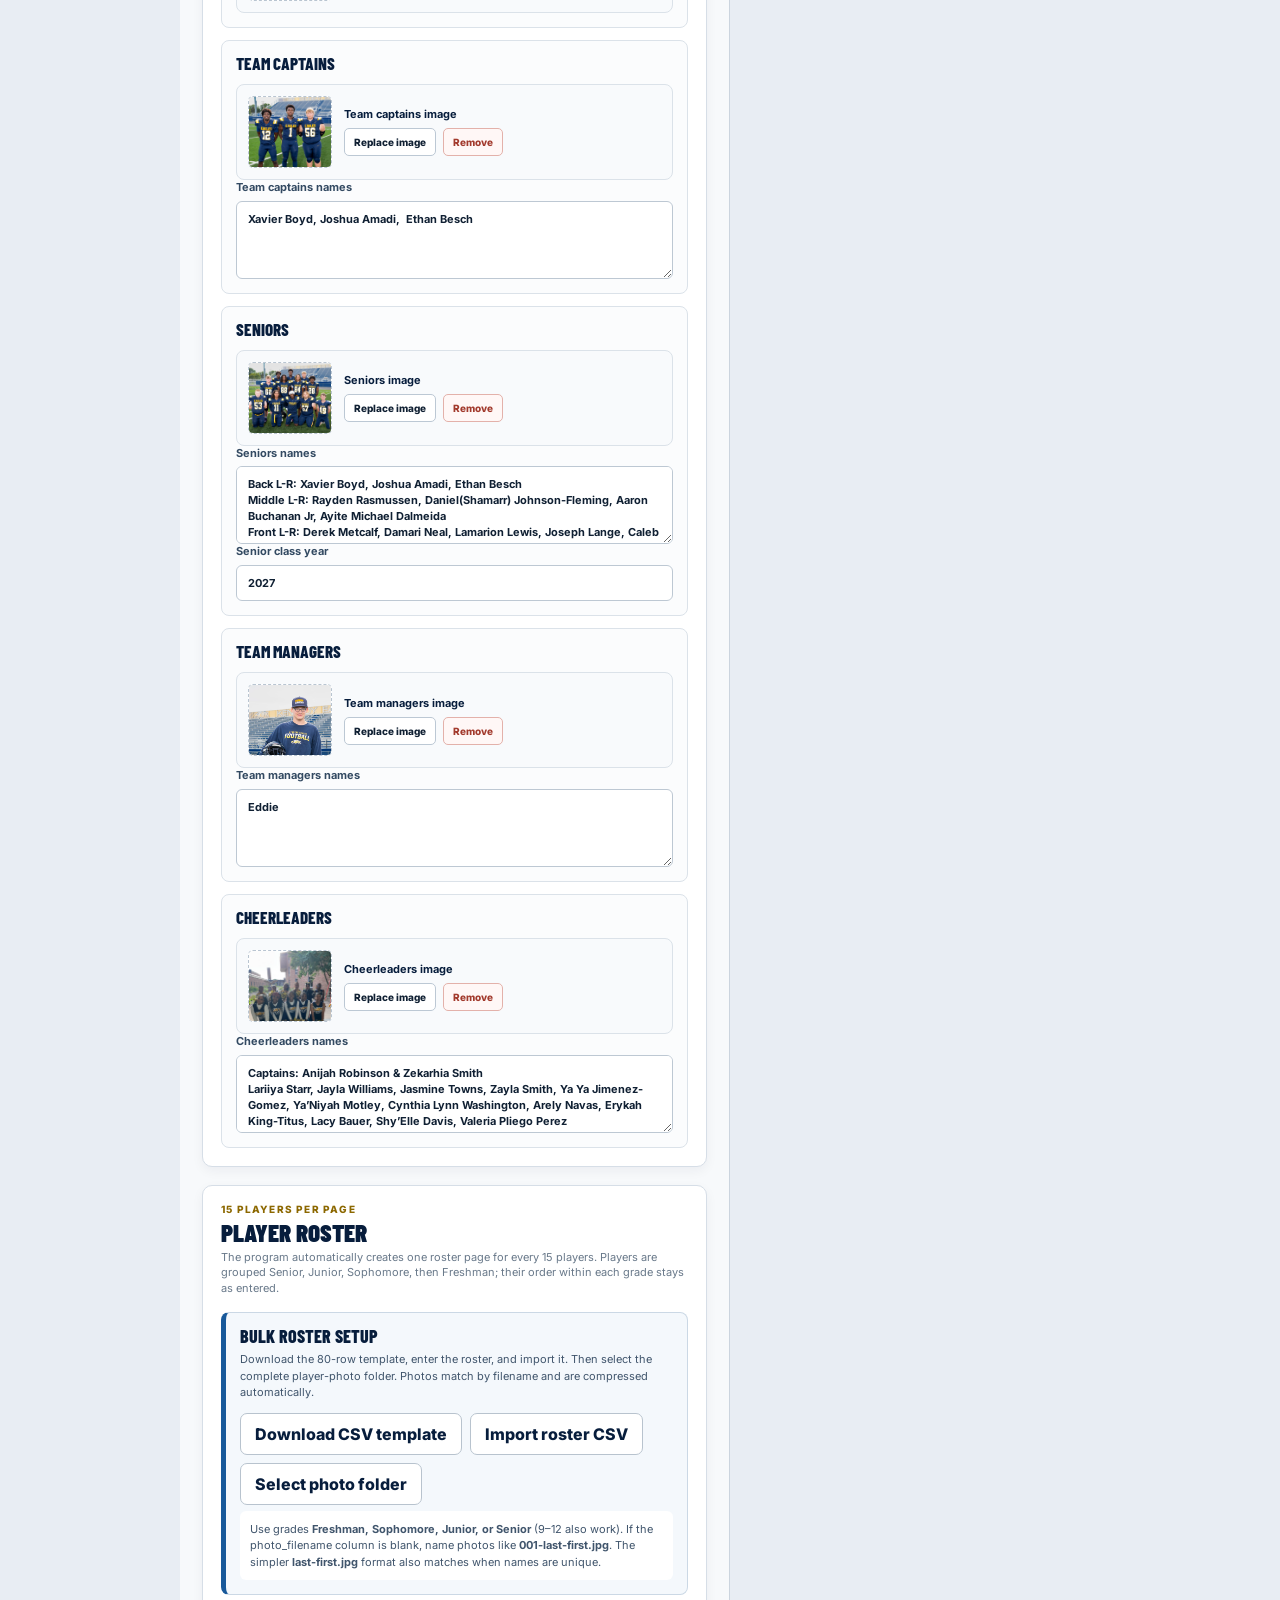
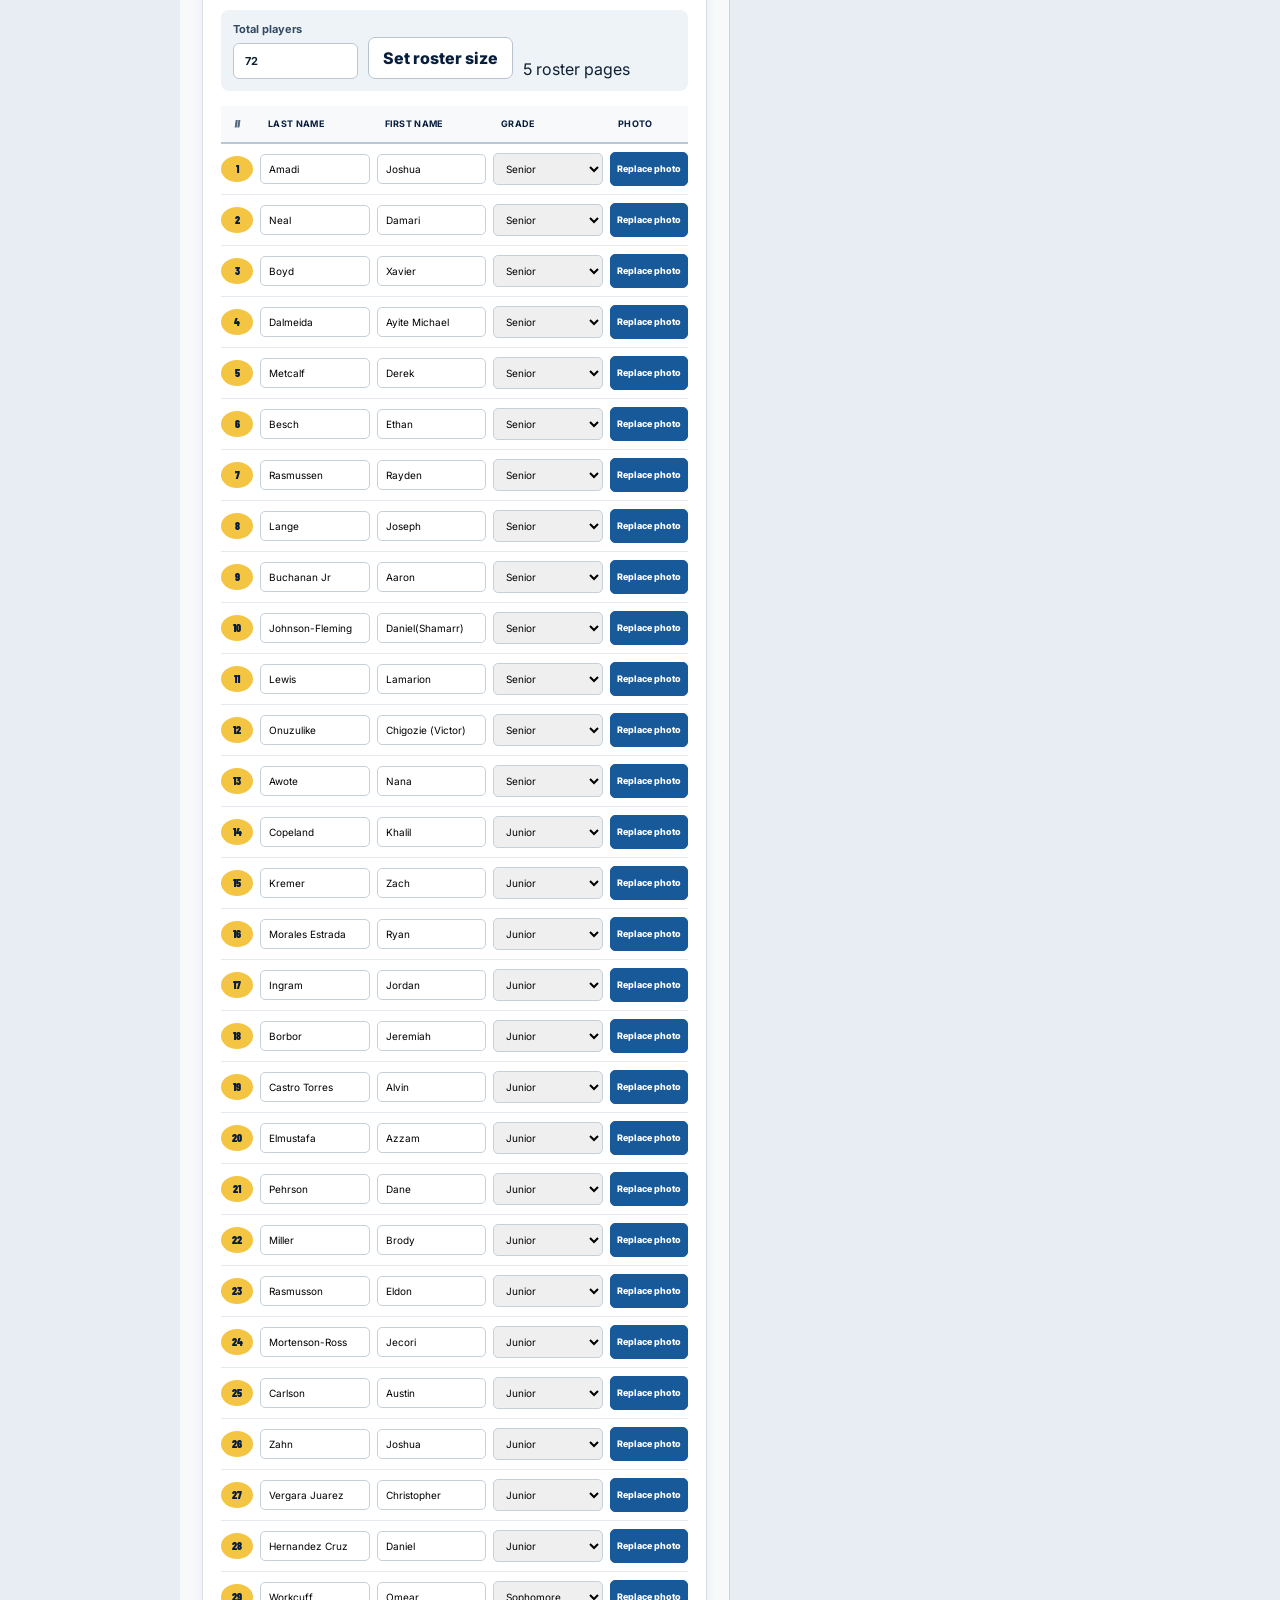
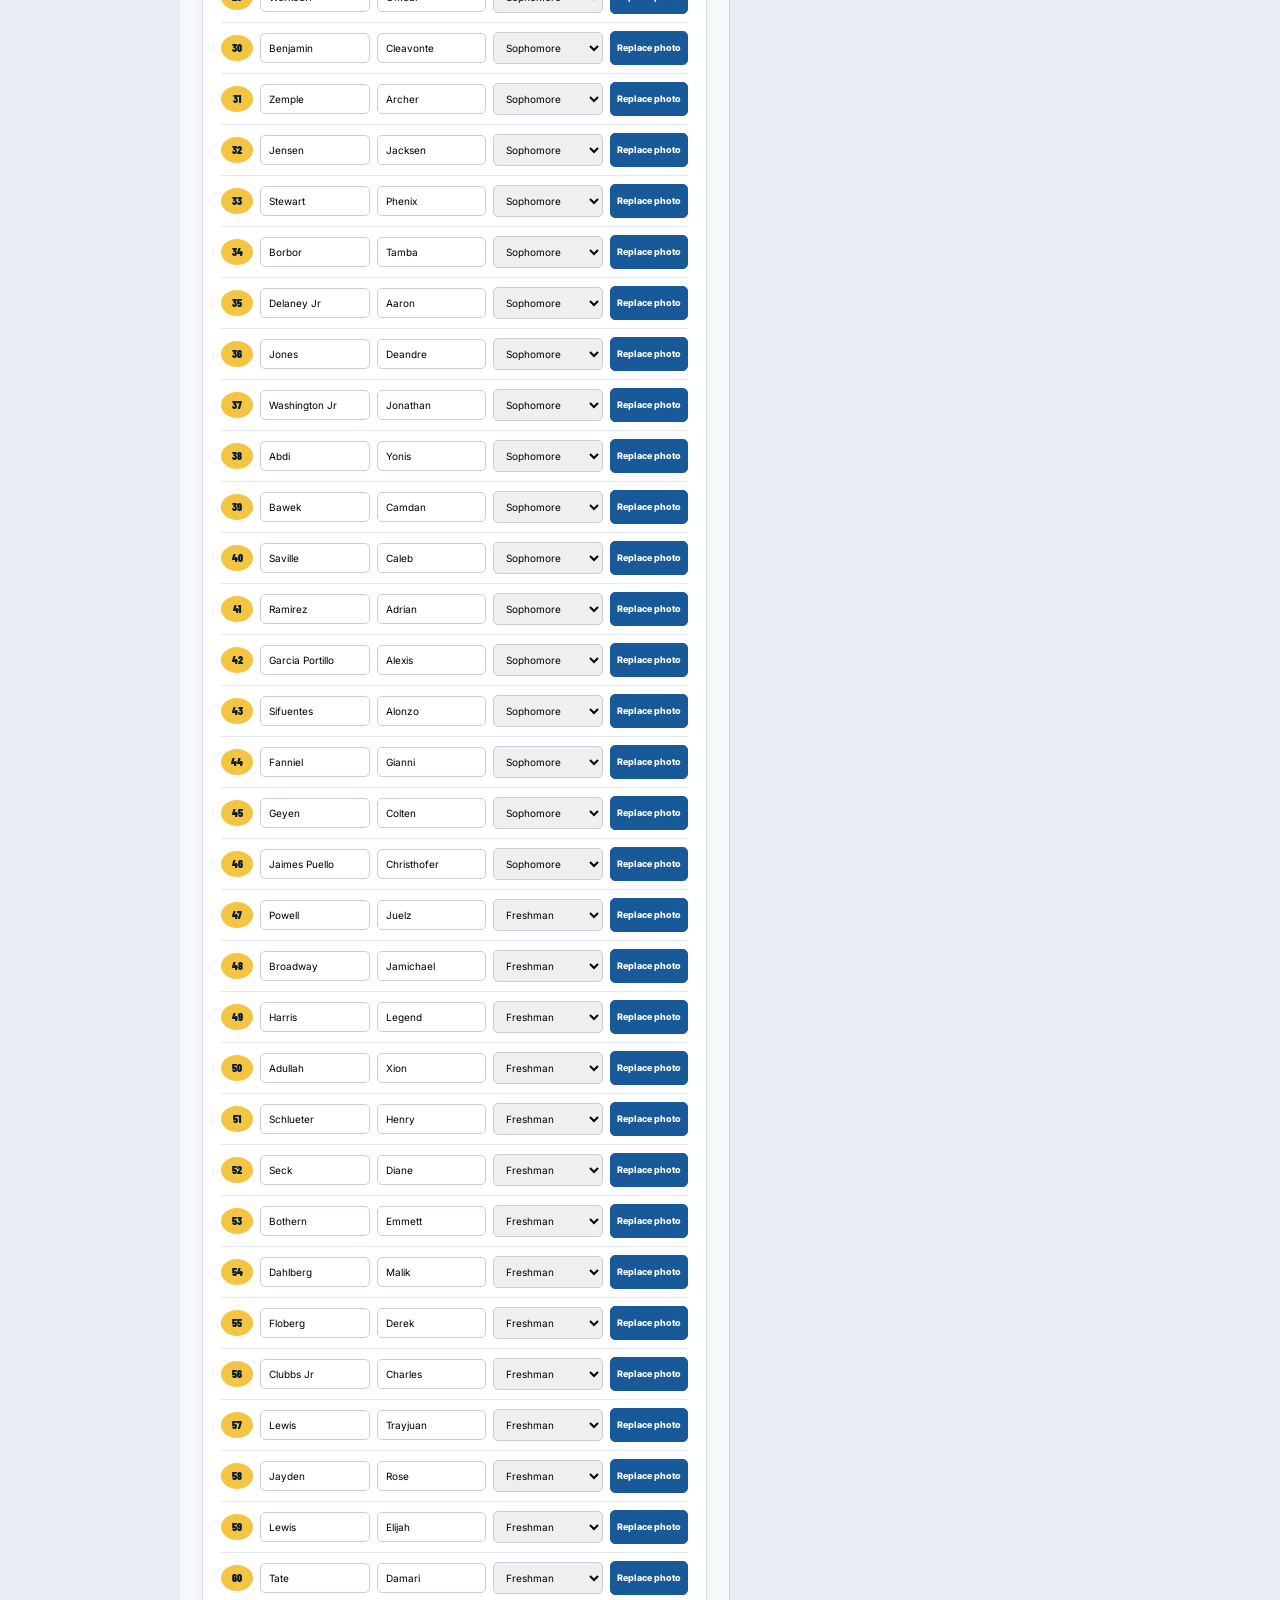
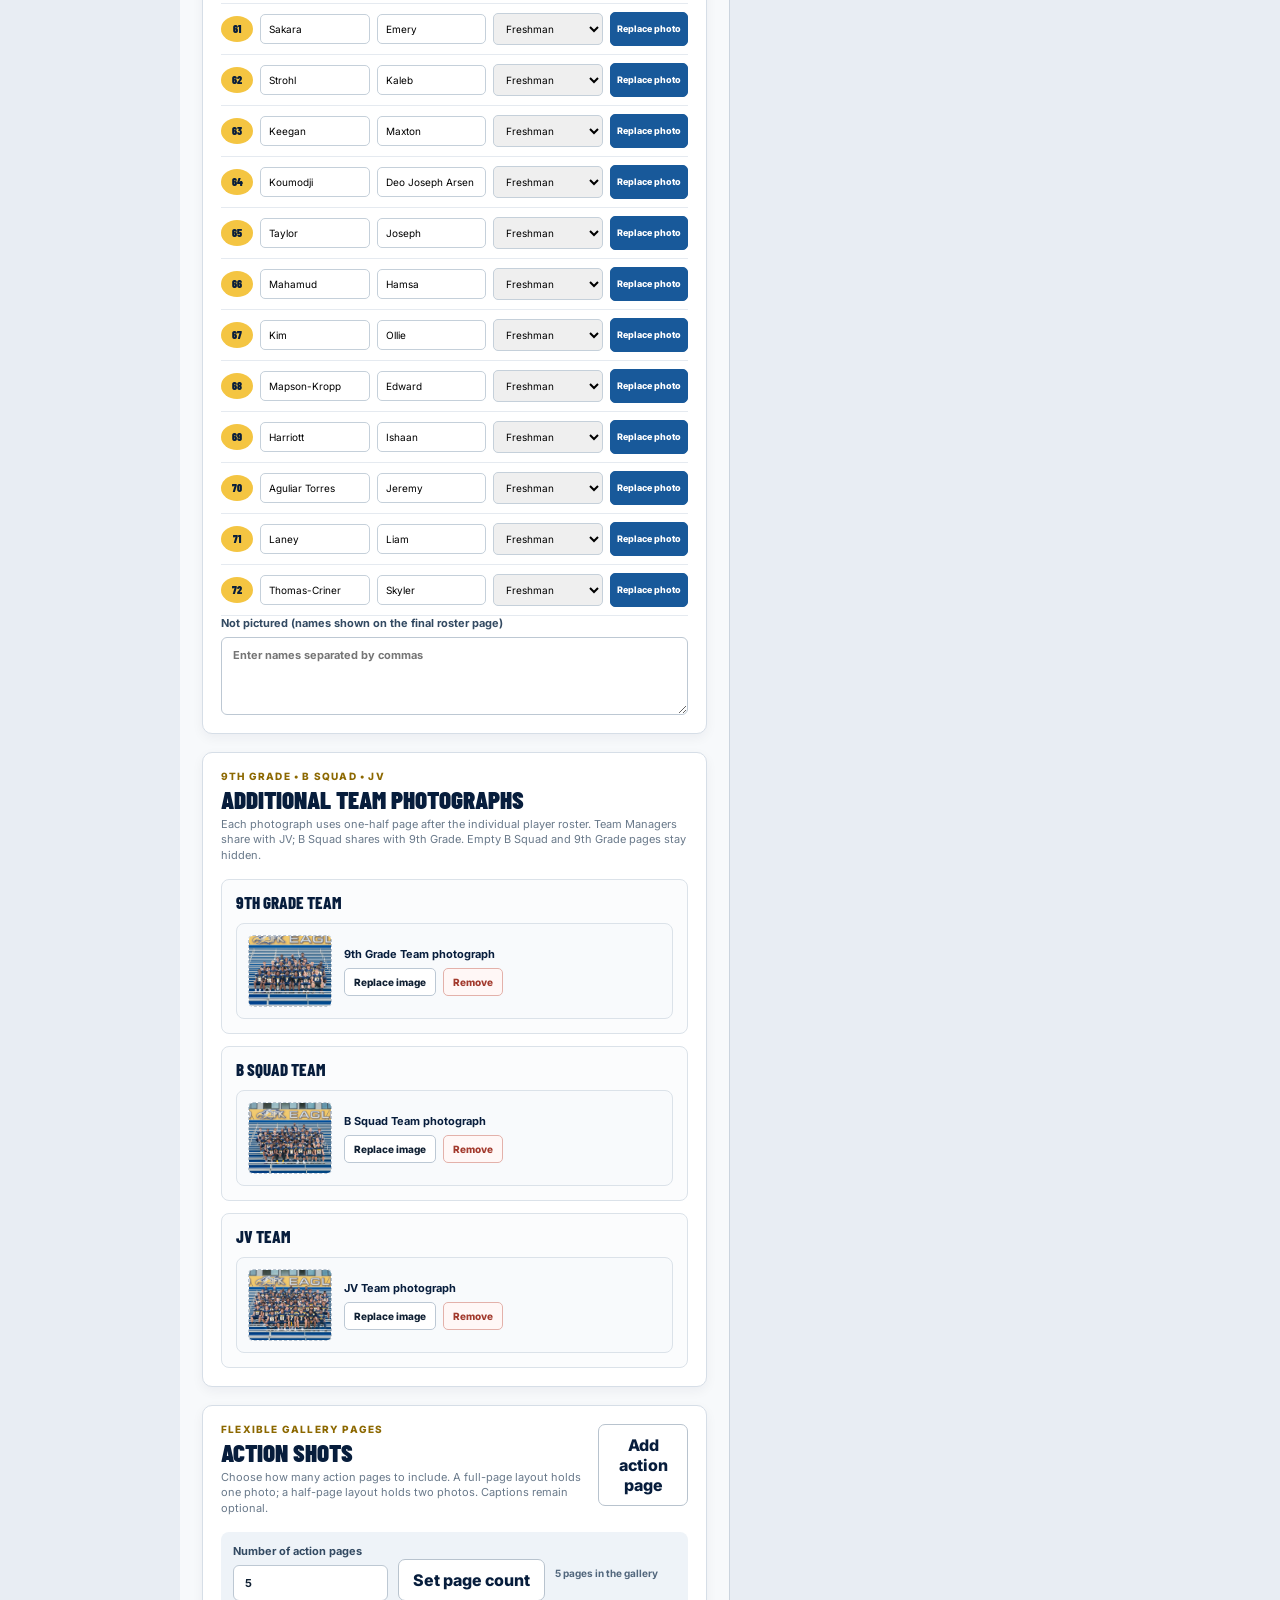
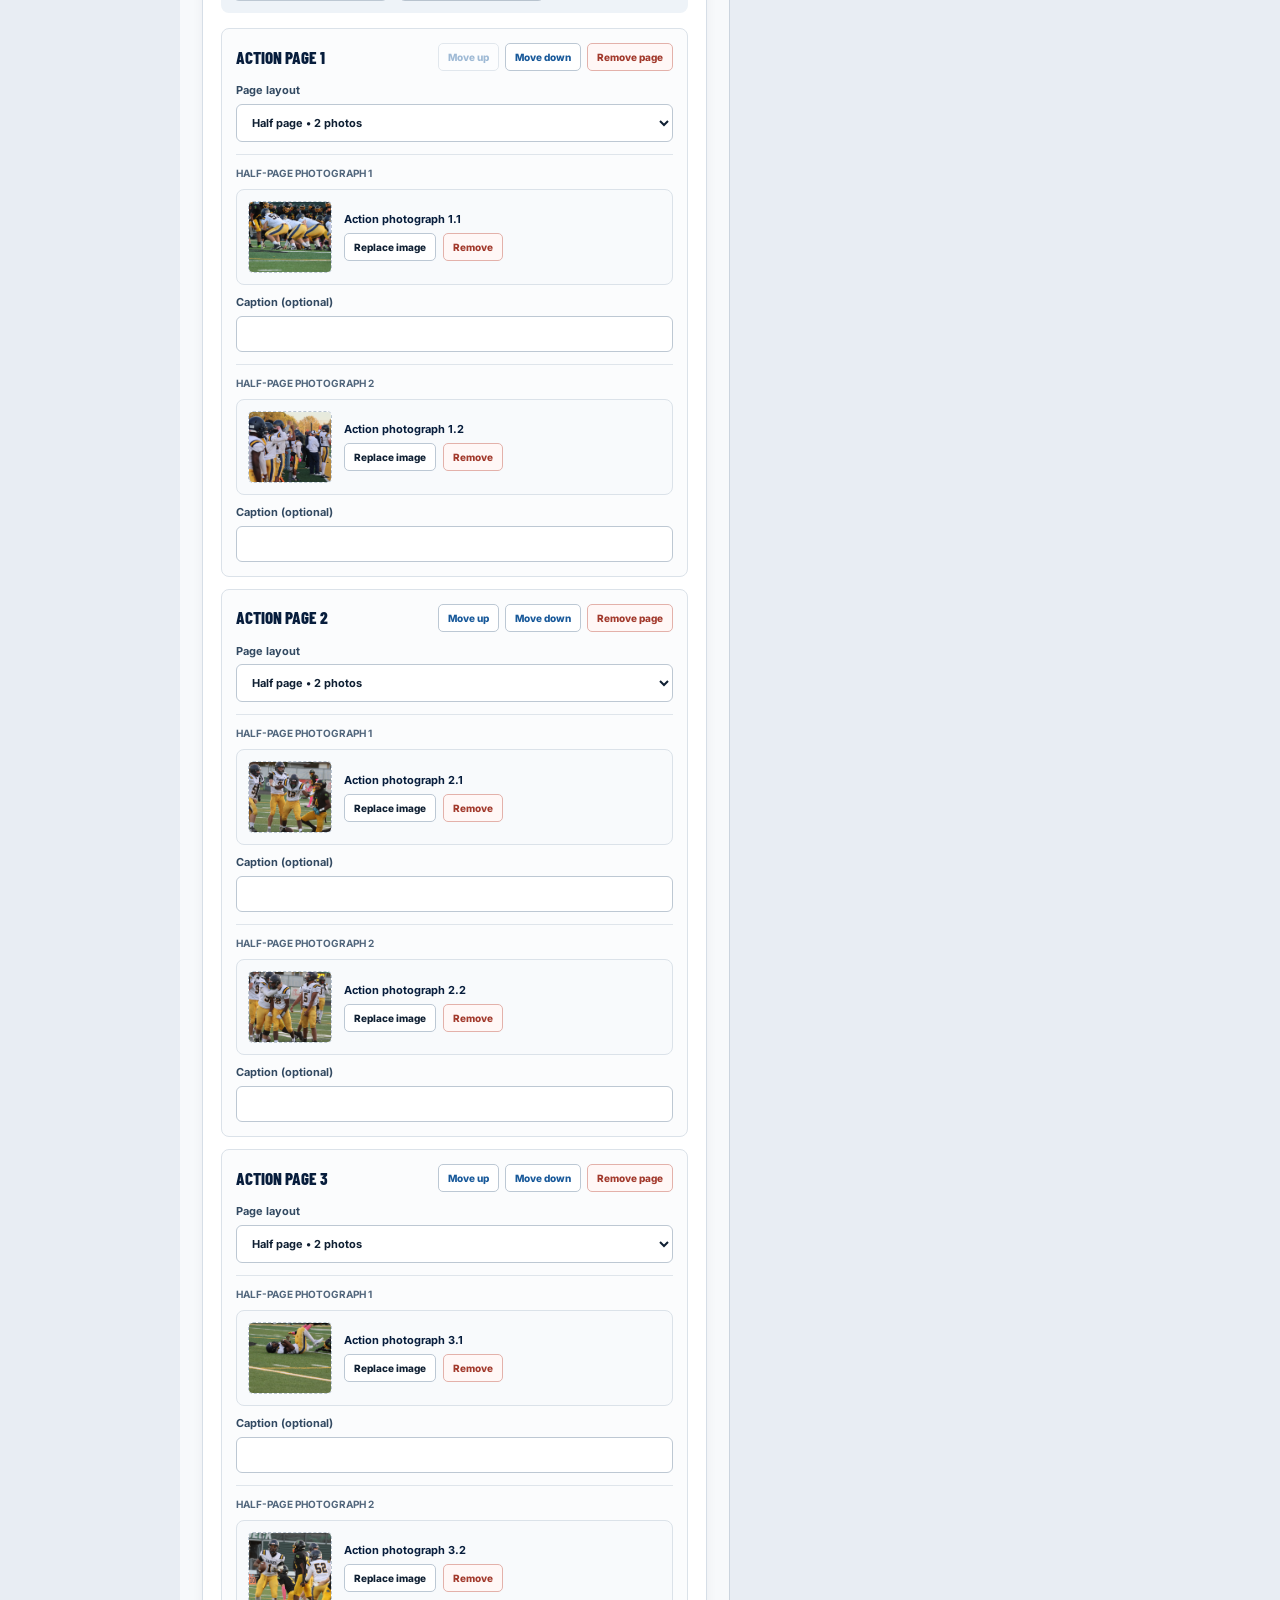
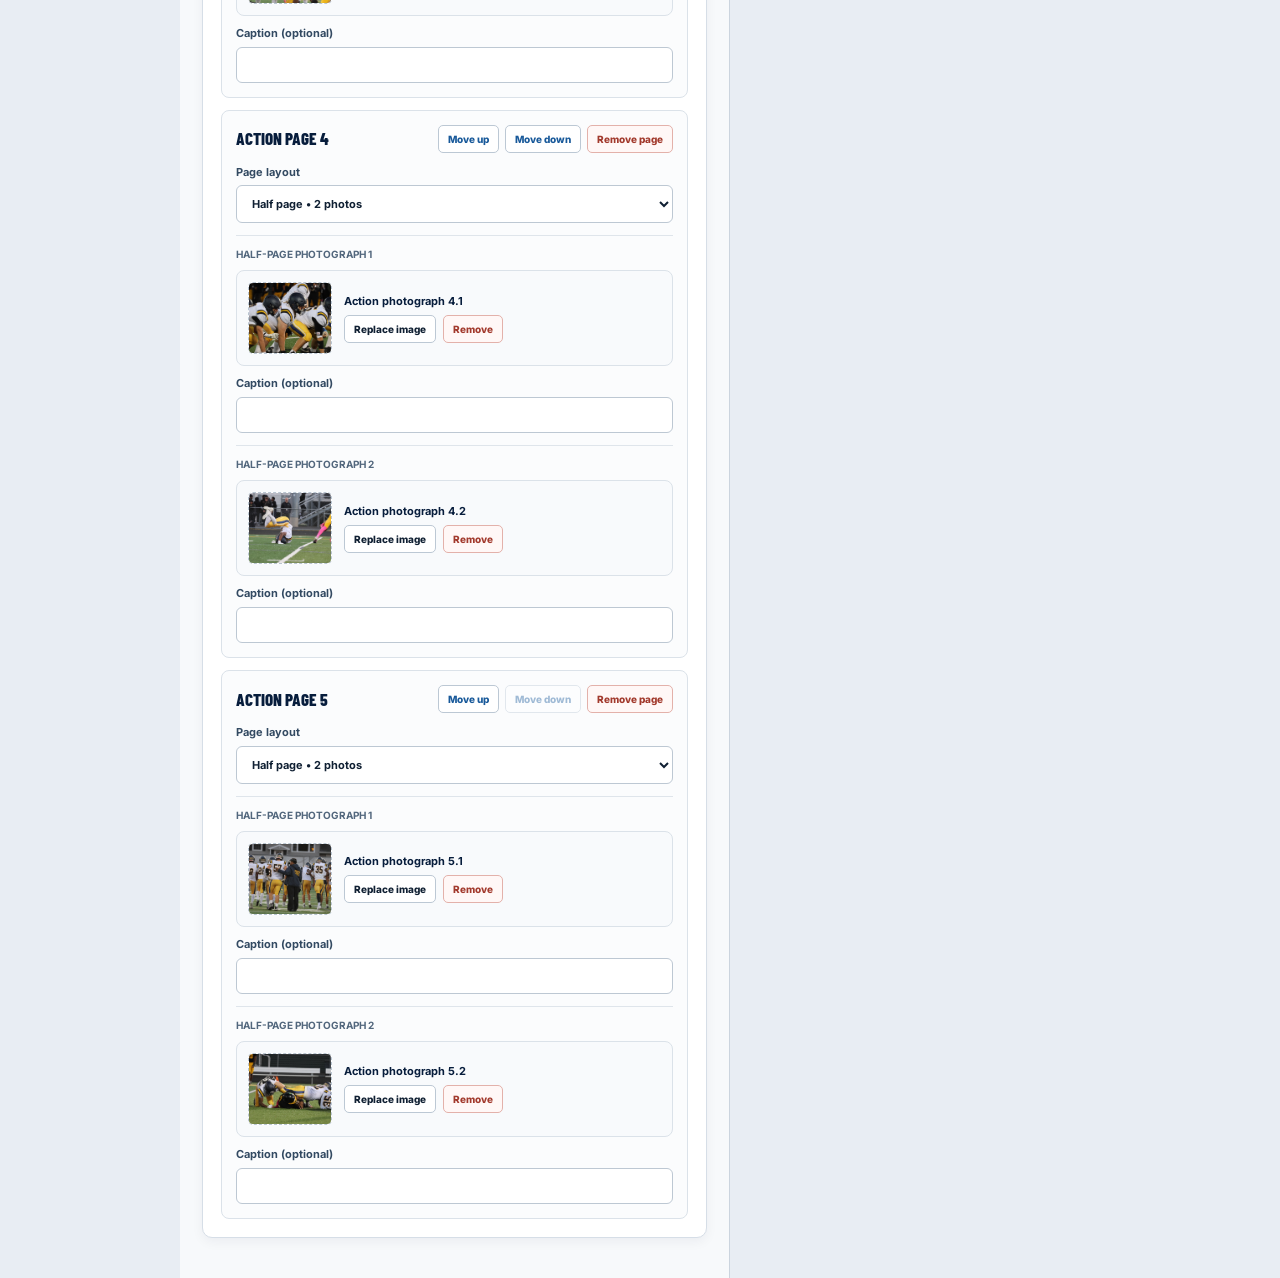
<file: admin/index.html>
<!doctype html>
<html lang="en">
  <head>
    <meta charset="utf-8" />
    <meta name="viewport" content="width=device-width, initial-scale=1" />
    <meta name="robots" content="noindex, nofollow" />
    <meta name="theme-color" content="#071d3c" />
    <title>Program Admin | Kennedy Football</title>
    <link rel="preconnect" href="https://fonts.googleapis.com" />
    <link rel="preconnect" href="https://fonts.gstatic.com" crossorigin />
    <link href="https://fonts.googleapis.com/css2?family=Barlow+Condensed:wght@500;600;700;800;900&family=Inter:wght@400;500;600;700&display=swap" rel="stylesheet" />
    <link rel="stylesheet" href="../styles.css?v=20260928-ticket2" />
    <link rel="stylesheet" href="./admin.css?v=20260923-roster-order1" />
    <script type="module" src="./admin.js?v=20260928-ticket2"></script>
  </head>
  <body class="admin-body">
    <header class="admin-header">
      <a class="admin-brand" href="../">
        <span class="brand-mark">K</span>
        <span><strong>Program Admin</strong><small>Kennedy Football Booster Club</small></span>
      </a>
      <div class="admin-actions">
        <span class="save-state" id="save-state">Loading…</span>
        <button class="button secondary" id="download-backup" type="button">Download backup</button>
        <button class="button primary" id="open-publish" type="button">Publish to GitHub</button>
      </div>
    </header>

    <div class="admin-layout">
      <aside class="admin-nav" aria-label="Editor sections">
        <p>Program editor</p>
        <a href="#game">Game & cover</a>
        <a href="#breakfast">Breakfast tickets</a>
        <a href="#sponsors">Sponsors</a>
        <a href="#staff">Staff & groups</a>
        <a href="#roster">Player roster</a>
        <a href="#team-photos">Additional teams</a>
        <a href="#gallery">Action shots</a>
        <button id="reload-live" type="button">Discard draft & reload live</button>
      </aside>

      <main class="admin-editor" id="editor">
        <div class="editor-loading">Loading the current program…</div>
      </main>

      <aside class="preview-panel">
        <div class="preview-toolbar">
          <div><strong>Live preview</strong><span id="preview-count"></span></div>
          <a href="../" target="_blank" rel="noopener">Open public program ↗</a>
        </div>
        <div class="preview-stage" id="preview"></div>
      </aside>
    </div>

    <dialog class="publish-dialog" id="publish-dialog">
      <form method="dialog" class="dialog-card" id="publish-form">
        <header>
          <div>
            <span class="eyebrow">Approved changes only</span>
            <h2>Publish to GitHub</h2>
          </div>
          <button class="icon-button" id="close-publish" type="button" aria-label="Close publish window">×</button>
        </header>

        <p class="security-note"><strong>Your token is never saved.</strong> Use a fine-grained GitHub token limited to this program repository with <em>Contents: Read and write</em>. Never send the token by email or share it with anyone.</p>

        <div class="field-grid two-columns">
          <label class="field"><span>GitHub username or organization</span><input id="github-owner" autocomplete="off" required /></label>
          <label class="field"><span>Repository name</span><input id="github-repo" autocomplete="off" required /></label>
          <label class="field"><span>Branch</span><input id="github-branch" value="main" autocomplete="off" required /></label>
          <label class="field"><span>Fine-grained token</span><input id="github-token" type="password" autocomplete="off" required /></label>
        </div>

        <div class="publish-summary" id="publish-summary"></div>
        <div class="publish-progress" id="publish-progress" hidden><span></span></div>
        <p class="publish-message" id="publish-message" role="status"></p>

        <footer>
          <button class="button secondary" id="cancel-publish" type="button">Cancel</button>
          <button class="button primary" id="confirm-publish" type="submit">Publish approved changes</button>
        </footer>
      </form>
    </dialog>
  </body>
</html>
</file>
<file: styles.css>
:root {
  --navy: #071d3c;
  --navy-2: #0d2d55;
  --blue: #18599a;
  --gold: #f4c542;
  --gold-deep: #d69b13;
  --cream: #fff8e6;
  --paper: #fffdf8;
  --ink: #102033;
  --muted: #667085;
  --line: rgba(7, 29, 60, 0.15);
  --page-width: min(850px, calc(100vw - 32px));
  color-scheme: light;
  font-family: Inter, system-ui, -apple-system, BlinkMacSystemFont, "Segoe UI", sans-serif;
  font-synthesis: none;
}

* { box-sizing: border-box; }

html { scroll-behavior: smooth; }

body {
  margin: 0;
  color: var(--ink);
  background:
    radial-gradient(circle at 10% 0%, rgba(24, 89, 154, 0.14), transparent 28rem),
    #eef2f6;
}

button, input, select, textarea { font: inherit; }

.site-header {
  position: sticky;
  z-index: 20;
  top: 0;
  display: flex;
  align-items: center;
  justify-content: space-between;
  gap: 16px;
  min-height: 72px;
  padding: 12px clamp(16px, 4vw, 48px);
  color: white;
  border-bottom: 3px solid var(--gold);
  background: rgba(7, 29, 60, 0.97);
  box-shadow: 0 6px 24px rgba(7, 29, 60, 0.2);
  backdrop-filter: blur(10px);
}

.brand {
  display: inline-flex;
  align-items: center;
  gap: 12px;
  min-width: 0;
  color: inherit;
  text-decoration: none;
}

.brand-mark {
  display: grid;
  width: 42px;
  height: 42px;
  flex: 0 0 auto;
  place-items: center;
  color: var(--navy);
  border: 2px solid white;
  border-radius: 50%;
  background: var(--gold);
  font: 900 26px/1 "Barlow Condensed", sans-serif;
}

.brand strong, .brand small { display: block; }
.brand strong { font: 800 19px/1 "Barlow Condensed", sans-serif; letter-spacing: 0.03em; text-transform: uppercase; }
.brand small { margin-top: 3px; color: #c8d5e5; font-size: 11px; }

.header-actions { display: flex; align-items: center; gap: 12px; }
.page-count { color: #c8d5e5; font-size: 12px; }

.print-button {
  padding: 10px 14px;
  color: var(--navy);
  border: 0;
  border-radius: 8px;
  background: var(--gold);
  box-shadow: inset 0 -2px 0 rgba(0, 0, 0, 0.14);
  font-weight: 800;
  cursor: pointer;
}

.print-button:hover { background: #ffd45a; }

main { padding: clamp(22px, 4vw, 48px) 0 64px; }

.program-stack {
  display: grid;
  justify-items: center;
  gap: clamp(24px, 5vw, 52px);
}

.program-page {
  position: relative;
  width: var(--page-width);
  aspect-ratio: 8.5 / 11;
  overflow: hidden;
  color: var(--ink);
  background: var(--paper);
  box-shadow: 0 18px 50px rgba(7, 29, 60, 0.2), 0 2px 8px rgba(7, 29, 60, 0.12);
}

.program-page::before {
  position: absolute;
  z-index: 2;
  inset: 0;
  border: clamp(5px, 0.8vw, 10px) solid var(--navy);
  pointer-events: none;
  content: "";
}

.program-page::after {
  position: absolute;
  z-index: 3;
  right: 0;
  bottom: 0;
  width: 18%;
  height: 8px;
  background: var(--gold);
  content: "";
}

.page-number {
  position: absolute;
  z-index: 10;
  right: 17px;
  bottom: 12px;
  display: grid;
  min-width: 30px;
  height: 30px;
  padding: 0 7px;
  place-items: center;
  color: white;
  border-radius: 50%;
  background: var(--navy);
  font: 800 14px/1 "Barlow Condensed", sans-serif;
}

.section-heading {
  display: flex;
  align-items: end;
  justify-content: space-between;
  gap: 12px;
  padding: 1.6% 2.3% 1.2%;
  color: white;
  background: var(--navy);
}

.section-heading h2 {
  margin: 0;
  font: 900 clamp(22px, 4.2vw, 50px)/0.88 "Barlow Condensed", sans-serif;
  letter-spacing: 0.01em;
  text-transform: uppercase;
}

.section-kicker {
  order: 2;
  color: var(--gold);
  font: 700 clamp(8px, 1.2vw, 13px)/1 Inter, sans-serif;
  letter-spacing: 0.12em;
  text-align: right;
  text-transform: uppercase;
}

.media-frame { position: relative; overflow: hidden; background: #d9e0e8; }
.media-frame img { display: block; width: 100%; height: 100%; object-fit: cover; }

.branded-media {
  isolation: isolate;
  background: var(--navy) !important;
}

.branded-media > img,
.branded-media > .image-placeholder {
  position: relative;
  z-index: 1;
}

.jfk-pattern {
  position: absolute;
  z-index: 0;
  inset: -5%;
  display: grid;
  grid-template-columns: repeat(4, minmax(0, 1fr));
  grid-template-rows: repeat(6, minmax(0, 1fr));
  align-items: center;
  justify-items: center;
  overflow: hidden;
  pointer-events: none;
}

.jfk-pattern span {
  color: var(--gold);
  font: 900 clamp(10px, 1.8vw, 20px)/1 "Barlow Condensed", sans-serif;
  letter-spacing: .02em;
  transform: rotate(-22deg);
}

.jfk-pattern span:nth-child(even) { transform: translateY(35%) rotate(-22deg); }

.image-placeholder {
  display: grid;
  width: 100%;
  height: 100%;
  min-height: 72px;
  place-content: center;
  gap: 6px;
  color: #6f7d8c;
  background:
    linear-gradient(135deg, rgba(255,255,255,.55) 25%, transparent 25%) 0 0 / 18px 18px,
    linear-gradient(315deg, rgba(255,255,255,.55) 25%, transparent 25%) 0 0 / 18px 18px,
    #dce3ea;
  text-align: center;
}

.image-placeholder span { color: var(--gold-deep); font-size: clamp(18px, 4vw, 42px); }
.image-placeholder strong { padding: 0 8px; font: 800 clamp(9px, 1.5vw, 16px)/1.1 "Barlow Condensed", sans-serif; letter-spacing: 0.08em; text-transform: uppercase; }

/* Cover */
.cover-page {
  display: grid;
  grid-template-rows: auto minmax(0, 1fr) auto;
  gap: 2%;
  padding: 4.5% 4.5% 3.5%;
  color: white;
  background:
    linear-gradient(to bottom, rgba(2, 14, 33, 0.35), rgba(2, 14, 33, 0.92)),
    url("./assets/template/cover-base.png") center / cover,
    var(--navy);
}

.cover-page::before { border-width: clamp(8px, 1.4vw, 16px); border-color: var(--gold); }
.cover-page::after { display: none; }
.cover-page .page-number { display: none; }

.cover-title {
  position: relative;
  z-index: 3;
  margin: 0;
  padding: 2.3% 3% 2.8%;
  border: 2px solid rgba(244, 197, 66, .8);
  border-bottom-width: clamp(5px, .8vw, 9px);
  background: rgba(7, 29, 60, .96);
  box-shadow: 0 10px 28px rgba(0, 0, 0, .35);
  text-align: center;
  text-transform: uppercase;
}
.cover-kicker { color: var(--gold); font: 800 clamp(12px, 2.2vw, 24px)/1 "Barlow Condensed", sans-serif; letter-spacing: .17em; }
.cover-title h1 { max-width: 90%; margin: 1.5% auto 0; font: 900 clamp(42px, 8vw, 86px)/0.82 "Barlow Condensed", sans-serif; letter-spacing: -0.02em; text-shadow: 0 3px 16px rgba(0,0,0,.5); }
.cover-opponent { margin: 2% 0 0; color: white; font: 800 clamp(16px, 3vw, 30px)/1 "Barlow Condensed", sans-serif; letter-spacing: .08em; }
.cover-game-details { display: flex; flex-wrap: nowrap; align-items: center; justify-content: center; gap: 3%; width: fit-content; max-width: 96%; margin: 2.2% auto 0; padding: 1.2% 3%; color: var(--navy); border-radius: 4px; background: var(--gold); box-shadow: 0 4px 12px rgba(0,0,0,.22); white-space: nowrap; }
.cover-game-date { flex: 0 1 auto; min-width: 0; font: 900 clamp(12px, 2.35vw, 25px)/1 "Barlow Condensed", sans-serif; letter-spacing: .035em; white-space: nowrap; }
.cover-game-time { flex: 0 0 auto; padding-left: 3%; border-left: 2px solid rgba(7,29,60,.35); font: 900 clamp(13px, 2.65vw, 28px)/1 "Barlow Condensed", sans-serif; white-space: nowrap; }

.team-photo {
  z-index: 3;
  align-self: stretch;
  width: 100%;
  height: auto;
  min-height: 0;
  border: clamp(6px, 1vw, 12px) solid white;
  background: rgba(7, 29, 60, .92);
  box-shadow: 0 12px 34px rgba(0,0,0,.4);
}

.team-photo img { object-fit: contain; object-position: center; }

.cover-footer {
  position: relative;
  z-index: 3;
  display: flex;
  align-items: end;
  justify-content: space-between;
  gap: 16px;
  text-transform: uppercase;
}

.cover-footer span { font: 700 clamp(10px, 1.6vw, 18px)/1 "Barlow Condensed", sans-serif; letter-spacing: .08em; }
.cover-footer strong { color: var(--gold); font: 900 clamp(34px, 7vw, 72px)/.8 "Barlow Condensed", sans-serif; }

/* Sponsors */
.sponsor-page { display: grid; min-height: 0; grid-template-rows: auto minmax(0, 1fr); gap: .8%; padding: 3.5% 3.5% 5.2%; background: linear-gradient(180deg, white, #faf8f1); }
.sponsor-thanks { margin: 0; padding: .65% 2% .55%; color: var(--navy); border-top: 3px solid var(--gold); border-bottom: 1px solid rgba(7,29,60,.16); font: 800 clamp(8px, 1.25vw, 13px)/1.1 "Barlow Condensed", sans-serif; letter-spacing: .045em; text-align: center; text-transform: uppercase; }
.sponsor-grid { display: grid; width: 100%; height: auto; min-height: 0; overflow: hidden; grid-template: repeat(2, minmax(0, 1fr)) / repeat(2, minmax(0, 1fr)); grid-auto-flow: row dense; gap: 2.2%; }
.sponsor-slot { display: grid; min-width: 0; min-height: 0; grid-template-rows: minmax(0, 1fr) auto; overflow: hidden; color: var(--navy); border: 2px solid rgba(7,29,60,.18); border-radius: 4px; background: white; text-align: center; }
.sponsor-size-full { grid-column: span 2; grid-row: span 2; }
.sponsor-size-half { grid-column: span 2; }
.sponsor-size-quarter { grid-column: span 1; }
.sponsor-creative { display: grid; min-width: 0; min-height: 0; place-content: center; overflow: hidden; padding: 3%; }
.sponsor-creative.has-image { display: flex; align-items: center; justify-content: center; }
.sponsor-creative img { display: block; width: 100%; height: 100%; min-width: 0; min-height: 0; object-fit: contain; object-position: center; }
.sponsor-creative strong { font: 800 clamp(12px, 2.4vw, 25px)/1 "Barlow Condensed", sans-serif; text-transform: uppercase; }
.sponsor-placeholder-mark { display: inline-block; margin: 0 auto 2%; padding: .5em .8em; color: var(--navy); background: var(--gold); font: 900 clamp(9px, 1.4vw, 14px)/1 "Barlow Condensed", sans-serif; letter-spacing: .12em; }
.sponsor-info { display: flex; min-width: 0; flex-wrap: wrap; align-items: center; justify-content: space-between; gap: 3% 2%; padding: 1.2% 2%; color: white; border-top: 4px solid var(--gold); background: var(--navy); text-align: left; }
.sponsor-name { flex: 1 1 auto; min-width: 0; font: 800 clamp(9px, 1.5vw, 16px)/1 "Barlow Condensed", sans-serif; overflow-wrap: anywhere; text-transform: uppercase; white-space: normal; }
.sponsor-contacts { display: flex; flex: 1 1 auto; flex-wrap: wrap; justify-content: flex-end; gap: .25em .8em; min-width: 0; }
.sponsor-contacts a { min-width: 0; color: white; font-size: clamp(7px, 1vw, 11px); font-weight: 700; line-height: 1.15; overflow-wrap: anywhere; white-space: normal; }
.sponsor-size-quarter .sponsor-info { display: grid; align-content: center; gap: 3px; }
.sponsor-size-quarter .sponsor-contacts { display: grid; justify-content: stretch; gap: 2px; }

/* Coaches, captains, seniors */
.coaches-page, .features-page, .people-page { display: grid; grid-template-rows: 1fr 1fr; padding: 2.4%; gap: 1.4%; }
.half-section, .feature-half { display: grid; min-height: 0; grid-template-rows: auto 1fr auto; overflow: hidden; border: 1px solid var(--line); background: white; }
.half-section .media-frame, .feature-half .media-frame { min-height: 0; }
.coaches-block .media-frame, .feature-half .media-frame { background: white; }
.coaches-block .media-frame img, .feature-half .media-frame img { object-fit: contain; object-position: center; }
.name-strip { min-height: 6.2%; margin: 0; padding: 1.3% 2%; color: var(--navy); border-top: 4px solid var(--gold); background: var(--cream); font: 700 clamp(9px, 1.45vw, 15px)/1.25 "Barlow Condensed", sans-serif; text-align: center; white-space: pre-line; }
.schedule-block .media-frame { background: white; }
.schedule-block .media-frame img { object-fit: contain; }

/* Roster */
.roster-page { display: grid; grid-template-rows: auto 1fr auto; padding: 3.2%; gap: 1.5%; }
.player-grid { display: grid; min-height: 0; grid-template-columns: repeat(5, 1fr); grid-template-rows: repeat(3, minmax(0, 1fr)); gap: 1.2%; }
.player-card { display: grid; min-width: 0; min-height: 0; grid-template-rows: minmax(0, 1fr) 24%; overflow: hidden; border: 1px solid rgba(7,29,60,.25); background: white; box-shadow: 0 3px 8px rgba(7,29,60,.1); }
.player-photo { min-height: 0; }
.player-label { display: grid; grid-template-columns: minmax(0, 1fr); align-items: stretch; min-width: 0; min-height: 0; overflow: hidden; color: white; background: var(--navy); }
.player-name { display: grid; min-width: 0; min-height: 0; height: 100%; grid-template-rows: minmax(0, 1fr) auto; overflow: hidden; padding: 3% 5% 2.5%; }
.player-name strong, .player-name span { display: block; }
.player-name strong { align-self: center; overflow-wrap: anywhere; font: 800 clamp(8px, 1.18vw, 12.5px)/1 "Barlow Condensed", sans-serif; text-transform: uppercase; white-space: normal; }
.player-name.is-long strong { font-size: clamp(6.8px, .98vw, 10.25px); line-height: .94; }
.player-name.is-extra-long strong { font-size: clamp(6px, .84vw, 8.8px); line-height: .9; }
.player-name span { align-self: end; margin-top: 1px; color: #cad7e5; font-size: clamp(6px, .9vw, 9.5px); line-height: 1; }
.not-pictured { display: flex; align-items: baseline; gap: 2%; padding: 1.2% 2%; color: var(--navy); background: var(--gold); }
.not-pictured strong { flex: 0 0 auto; font: 900 clamp(10px, 1.5vw, 16px)/1 "Barlow Condensed", sans-serif; text-transform: uppercase; }
.not-pictured p { margin: 0; font-size: clamp(7px, 1vw, 11px); }

/* Additional team photographs and cheerleaders */
.team-photo-half { grid-template-rows: auto minmax(0, 1fr); }
.team-photo-half .media-frame { min-height: 0; }
.team-photo-half .media-frame img { object-fit: contain; object-position: center; }
.cheer-page { display: grid; min-height: 0; grid-template-rows: minmax(0, 1fr); padding: 1.2%; }
.cheer-page > .feature-half { min-height: 0; border-width: 0; }
.cheer-page > .feature-half .media-frame img { object-fit: contain; object-position: center; }
.cheer-page > .feature-half .name-strip { padding-block: .8%; }

/* Action */
.action-page { display: grid; grid-template-rows: auto minmax(0, 1fr); padding: 3.2%; gap: 1.4%; background: var(--navy); }
.action-page .section-heading { color: var(--navy); background: var(--gold); }
.action-page .section-kicker { color: var(--navy); }
.action-grid { display: grid; min-height: 0; gap: 1.4%; }
.action-layout-full .action-grid { grid-template-rows: minmax(0, 1fr); }
.action-layout-half .action-grid { grid-template-rows: repeat(2, minmax(0, 1fr)); }
.action-shot { display: grid; min-height: 0; grid-template-rows: minmax(0, 1fr) auto; overflow: hidden; }
.action-photo { min-height: 0; border: clamp(5px, .8vw, 10px) solid white; }
.action-photo img { object-position: center; }
.action-caption { margin: 0; padding: 1.2% 2%; color: white; border-left: 6px solid var(--gold); font: 700 clamp(9px, 1.4vw, 15px)/1.3 "Barlow Condensed", sans-serif; }

.load-error { display: grid; gap: 8px; width: min(560px, calc(100vw - 32px)); padding: 32px; color: #7a271a; border: 1px solid #f4b8ad; border-radius: 12px; background: #fff0ed; }
.site-footer { display: flex; justify-content: space-between; gap: 16px; padding: 26px clamp(16px, 4vw, 48px); color: #c8d5e5; border-top: 4px solid var(--gold); background: var(--navy); font-size: 12px; }

/* Public feedback */
.feedback-button {
  position: fixed;
  z-index: 40;
  right: clamp(14px, 2.5vw, 28px);
  bottom: clamp(14px, 2.5vw, 28px);
  display: inline-flex;
  align-items: center;
  gap: 8px;
  padding: 12px 18px;
  color: var(--navy);
  border: 2px solid rgba(7,29,60,.22);
  border-radius: 999px;
  background: var(--gold);
  box-shadow: 0 8px 24px rgba(7,29,60,.3);
  cursor: pointer;
  font: 800 14px/1 Inter, sans-serif;
}
.feedback-button:hover { background: #ffda60; transform: translateY(-1px); }
.feedback-button:focus-visible, .feedback-dialog button:focus-visible, .feedback-dialog input:focus-visible, .feedback-dialog select:focus-visible, .feedback-dialog textarea:focus-visible { outline: 3px solid #2d75bd; outline-offset: 3px; }

.feedback-dialog {
  width: min(560px, calc(100vw - 24px));
  max-height: min(760px, calc(100vh - 24px));
  padding: 0;
  color: var(--ink);
  border: 0;
  border-radius: 14px;
  background: white;
  box-shadow: 0 24px 80px rgba(0,12,30,.45);
}
.feedback-dialog::backdrop { background: rgba(0,12,30,.72); backdrop-filter: blur(2px); }
.feedback-form { display: grid; gap: 10px; padding: clamp(20px, 4vw, 32px); }
.feedback-heading { display: flex; align-items: start; justify-content: space-between; gap: 20px; }
.feedback-kicker { margin: 0 0 3px; color: #8a6500; font-size: 11px; font-weight: 800; letter-spacing: .1em; text-transform: uppercase; }
.feedback-heading h2 { margin: 0; color: var(--navy); font: 900 clamp(30px, 6vw, 42px)/1 "Barlow Condensed", sans-serif; text-transform: uppercase; }
.feedback-close { width: 38px; height: 38px; padding: 0; color: var(--navy); border: 1px solid var(--line); border-radius: 50%; background: white; cursor: pointer; font-size: 28px; line-height: 1; }
.feedback-intro { margin: 0 0 6px; color: var(--muted); font-size: 14px; line-height: 1.45; }
.feedback-form label { color: var(--navy); font-size: 13px; font-weight: 800; }
.feedback-form label span { color: var(--muted); font-weight: 500; }
.feedback-form input, .feedback-form select, .feedback-form textarea { width: 100%; padding: 11px 12px; color: var(--ink); border: 1px solid #aebaca; border-radius: 6px; background: white; font: 16px/1.35 Inter, sans-serif; }
.feedback-form textarea { min-height: 120px; resize: vertical; }
.feedback-contact-grid { display: grid; grid-template-columns: repeat(2, minmax(0, 1fr)); gap: 12px; }
.feedback-contact-grid > div { display: grid; gap: 6px; }
.feedback-status { min-height: 20px; font-size: 13px; font-weight: 700; line-height: 1.35; }
.feedback-status.is-success { color: #176534; }
.feedback-status.is-error { color: #a22618; }
.feedback-actions { display: flex; justify-content: flex-end; gap: 10px; margin-top: 2px; }
.feedback-actions button { padding: 11px 16px; border-radius: 6px; cursor: pointer; font-weight: 800; }
.feedback-cancel { color: var(--navy); border: 1px solid #aebaca; background: white; }
.feedback-submit { color: var(--navy); border: 1px solid #d69b13; background: var(--gold); }
.feedback-submit:disabled { cursor: wait; opacity: .65; }

@media (max-width: 640px) {
  :root { --page-width: calc(100vw - 16px); }
  .site-header { min-height: 64px; padding: 9px 12px; }
  .brand-mark { width: 36px; height: 36px; font-size: 22px; }
  .brand strong { font-size: 16px; }
  .brand small { font-size: 9px; }
  .page-count { display: none; }
  .print-button { padding: 9px 10px; font-size: 12px; }
  .feedback-button { right: 10px; bottom: 10px; padding: 11px 14px; font-size: 12px; }
  .feedback-contact-grid { grid-template-columns: 1fr; }
  main { padding-top: 14px; }
  .program-stack { gap: 18px; }
  .program-page { box-shadow: 0 9px 28px rgba(7,29,60,.18); }
  .page-number { right: 9px; bottom: 7px; min-width: 22px; height: 22px; font-size: 10px; }
  .site-footer { display: grid; }
}

@page { size: Letter portrait; margin: 0; }

@media print {
  html, body { width: 8.5in; margin: 0; background: white; }
  .site-header, .site-footer, .feedback-button, .feedback-dialog { display: none !important; }
  main { padding: 0; }
  .program-stack { display: block; }
  .program-page { width: 8.5in; height: 11in; margin: 0; break-after: page; box-shadow: none; print-color-adjust: exact; -webkit-print-color-adjust: exact; }
  .program-page:last-child { break-after: auto; }
}

/* Optional fundraiser ticket page. */
.breakfast-page { display: flex; flex-direction: column; background: var(--navy); container-type: inline-size; }
.breakfast-page::before, .breakfast-page::after, .breakfast-page .page-number { display: none; }
.breakfast-flyer-wrap { width: 100%; height: 78%; flex: 0 0 78%; min-height: 0; overflow: hidden; }
.breakfast-flyer-card { position: relative; width: 100%; height: 100%; overflow: hidden; }
.breakfast-flyer { display: block; width: 100%; height: 111.86%; object-fit: fill; }
.breakfast-credit-card { position: relative; display: grid; place-items: center; width: 100%; flex: 0 0 9%; height: 9%; color: var(--navy); text-decoration: none; text-align: center; }
.breakfast-ticket-shape { position: absolute; inset: 0 1.5%; width: 97%; height: 100%; }
.breakfast-ticket-copy { position: relative; display: grid; gap: .1em; font: 800 2.9cqw/1 'Barlow Condensed', sans-serif; text-transform: uppercase; letter-spacing: .045em; }
.breakfast-ticket-copy strong { font-size: 4.1cqw; font-weight: 900; }
.breakfast-credit-card:focus-visible { outline: 3px solid white; outline-offset: -3px; }
.breakfast-credit-card:hover { filter: brightness(1.08); }
.breakfast-venmo { width: 100%; height: 13%; flex: 0 0 13%; display: grid; grid-template-columns: minmax(0, 1fr) 15%; gap: 2%; align-items: center; padding: 1% 3%; color: white; background: var(--navy); }
.breakfast-venmo-message { min-width: 0; display: grid; grid-template-columns: 43% minmax(0,1fr); gap: 4%; align-items: center; }
.breakfast-at-door { display: grid; gap: .45em; justify-items: center; padding: .6em .35em; border: 1px solid var(--gold); border-radius: 6px; text-align: center; }
.breakfast-at-door strong { color: var(--gold); font: 900 2.6cqw/1.05 'Barlow Condensed', sans-serif; text-transform: uppercase; }
.breakfast-at-door span { font: 700 1.35cqw/1.15 Inter, sans-serif; }
.breakfast-venmo-details { min-width: 0; display: grid; gap: .4cqw; justify-items: start; }
.breakfast-venmo h2 { margin: 0; font: 900 3.4cqw/1 'Barlow Condensed', sans-serif; text-transform: uppercase; }
.breakfast-venmo-handle { display: inline-block; padding: .2em .55em; border-radius: 999px; color: var(--gold); background: rgba(244,197,66,.14); font: 800 1.85cqw/1.2 Inter, sans-serif; }
.breakfast-venmo-instructions { margin: 0; font: 600 1.15cqw/1.3 Inter, sans-serif; }
.breakfast-venmo-qr { width: 100%; aspect-ratio: 1; border: 5px solid white; border-radius: 5px; background: white; }
.breakfast-venmo-qr img { display: block; width: 100%; height: 100%; object-fit: contain; }
</file>
<file: admin/admin.css>
.admin-body { min-width: 1120px; min-height: 100vh; background: #e8edf3; }

.admin-header {
  position: sticky;
  z-index: 50;
  top: 0;
  display: flex;
  align-items: center;
  justify-content: space-between;
  min-height: 72px;
  padding: 10px 22px;
  color: white;
  border-bottom: 3px solid var(--gold);
  background: var(--navy);
  box-shadow: 0 4px 16px rgba(7,29,60,.2);
}

.admin-brand { display: flex; align-items: center; gap: 11px; color: white; text-decoration: none; }
.admin-brand strong, .admin-brand small { display: block; }
.admin-brand strong { font: 800 20px/1 "Barlow Condensed", sans-serif; letter-spacing: .04em; text-transform: uppercase; }
.admin-brand small { margin-top: 4px; color: #b9c9da; font-size: 10px; }
.admin-actions { display: flex; align-items: center; gap: 10px; }
.save-state { max-width: 210px; overflow: hidden; color: #cbd7e5; font-size: 11px; text-overflow: ellipsis; white-space: nowrap; }

.button { padding: 10px 14px; border: 1px solid transparent; border-radius: 7px; font-weight: 800; cursor: pointer; }
.button.primary { color: var(--navy); border-color: var(--gold); background: var(--gold); }
.button.primary:hover { background: #ffd45a; }
.button.secondary { color: var(--navy); border-color: #b8c3ce; background: white; }
.button:disabled { opacity: .55; cursor: wait; }

.admin-layout { display: grid; min-height: calc(100vh - 72px); grid-template-columns: 180px 550px minmax(390px, 1fr); }
.admin-nav { position: sticky; top: 72px; align-self: start; height: calc(100vh - 72px); padding: 24px 14px; border-right: 1px solid #ccd4dd; background: #f7f9fb; }
.admin-nav p { margin: 0 10px 12px; color: #8491a0; font: 800 11px/1 Inter, sans-serif; letter-spacing: .11em; text-transform: uppercase; }
.admin-nav a, .admin-nav button { display: block; width: 100%; padding: 10px; color: #2d4158; border: 0; border-radius: 6px; background: transparent; font-size: 12px; font-weight: 700; text-align: left; text-decoration: none; cursor: pointer; }
.admin-nav a:hover { color: var(--navy); background: #e7edf3; }
.admin-nav button { margin-top: 22px; color: #a23a2d; border: 1px solid #e8bbb4; background: #fff4f2; }

.admin-editor { min-width: 0; padding: 22px; border-right: 1px solid #cbd4de; background: #f7f9fb; }
.editor-loading { padding: 30px; color: #607185; border: 1px solid #d8dfe7; border-radius: 10px; background: white; }
.editor-intro { margin: 0 0 18px; padding: 18px; color: #3c526a; border-left: 5px solid var(--gold); border-radius: 8px; background: white; box-shadow: 0 3px 12px rgba(7,29,60,.06); font-size: 12px; line-height: 1.55; }
.editor-intro strong { color: var(--navy); }

.editor-section { scroll-margin-top: 92px; margin: 0 0 18px; padding: 18px; border: 1px solid #d6dee7; border-radius: 10px; background: white; box-shadow: 0 4px 12px rgba(7,29,60,.05); }
.section-title-row { display: flex; align-items: start; justify-content: space-between; gap: 14px; margin-bottom: 16px; }
.section-title-row h2 { margin: 0; color: var(--navy); font: 900 25px/1 "Barlow Condensed", sans-serif; text-transform: uppercase; }
.section-title-row p { margin: 5px 0 0; color: #69798a; font-size: 11px; line-height: 1.4; }
.eyebrow { display: block; margin-bottom: 6px; color: #8c6800; font: 800 10px/1 Inter, sans-serif; letter-spacing: .12em; text-transform: uppercase; }

.field-grid { display: grid; gap: 13px; }
.two-columns { grid-template-columns: 1fr 1fr; }
.field { display: grid; gap: 6px; min-width: 0; color: #334a62; font-size: 11px; font-weight: 700; }
.field > span { line-height: 1.35; }
.field input, .field select, .field textarea { width: 100%; min-width: 0; padding: 10px 11px; color: var(--ink); border: 1px solid #bdc8d3; border-radius: 6px; background: white; outline: none; }
.field textarea { min-height: 78px; resize: vertical; line-height: 1.45; }
.field input:focus, .field select:focus, .field textarea:focus { border-color: var(--blue); box-shadow: 0 0 0 3px rgba(24,89,154,.12); }

.image-control { display: grid; grid-template-columns: 84px 1fr; gap: 12px; padding: 11px; border: 1px solid #dbe2e9; border-radius: 8px; background: #f8fafc; }
.image-control-preview { display: grid; width: 84px; height: 72px; place-items: center; overflow: hidden; color: #718196; border: 1px dashed #b9c5d1; border-radius: 5px; background: white; font: 800 9px/1.2 Inter, sans-serif; text-align: center; }
.image-control-preview img { display: block; width: 100%; height: 100%; object-fit: cover; }
.image-control-body { display: grid; align-content: center; gap: 7px; min-width: 0; }
.image-control-body strong { color: var(--navy); font-size: 11px; }
.image-actions { display: flex; gap: 7px; }
.file-button, .text-button, .danger-button { display: inline-block; padding: 7px 9px; border: 1px solid #bcc8d4; border-radius: 5px; background: white; font-size: 10px; font-weight: 800; cursor: pointer; }
.file-button input { position: absolute; width: 1px; height: 1px; overflow: hidden; opacity: 0; }
.text-button { color: var(--blue); }
.danger-button { color: #a23a2d; border-color: #e3b1aa; background: #fff7f6; }

.subcard { margin-top: 12px; padding: 14px; border: 1px solid #dbe2e9; border-radius: 8px; background: #fbfcfd; }
.subcard:first-of-type { margin-top: 0; }
.subcard-header { display: flex; align-items: center; justify-content: space-between; gap: 12px; margin-bottom: 12px; }
.subcard-header strong { color: var(--navy); font: 800 17px/1 "Barlow Condensed", sans-serif; text-transform: uppercase; }
.layout-chip { padding: 5px 7px; color: #735900; border-radius: 4px; background: #fff0ad; font-size: 9px; font-weight: 800; }
.sponsor-slot-editor { display: grid; gap: 9px; margin-top: 10px; padding-top: 10px; border-top: 1px solid #e1e6ec; }
.sponsor-slot-editor:first-of-type { margin-top: 0; padding-top: 0; border-top: 0; }
.sponsor-page-summary { display: grid; grid-template-columns: 1fr 1fr; gap: 8px; margin-bottom: 12px; }
.sponsor-page-summary span { padding: 9px 10px; color: #425a72; border-radius: 6px; background: #eef3f8; font-size: 10px; font-weight: 700; }
.sponsor-order-actions { display: flex; flex-wrap: wrap; justify-content: flex-end; gap: 6px; }
.sponsor-order-actions button:disabled { opacity: .4; cursor: not-allowed; }
.sponsor-settings { margin-bottom: 11px; }
.sponsor-contact-fields { margin-top: 11px; }
.action-page-tools { display: flex; align-items: end; gap: 10px; margin-bottom: 15px; padding: 12px; border-radius: 8px; background: #eef3f8; }
.action-page-tools .field { width: 155px; }
.action-page-tools > span { align-self: center; color: #52677d; font-size: 10px; font-weight: 700; }
.action-shot-editor { display: grid; gap: 10px; margin-top: 12px; padding-top: 12px; border-top: 1px solid #dfe5eb; }
.action-shot-editor > strong { color: #52677d; font-size: 10px; text-transform: uppercase; }

.bulk-roster-tools { margin-bottom: 15px; padding: 14px; color: #40556c; border: 1px solid #cbd8e5; border-left: 5px solid var(--blue); border-radius: 8px; background: #f4f8fc; }
.bulk-roster-tools > strong { display: block; color: var(--navy); font: 800 18px/1 "Barlow Condensed", sans-serif; text-transform: uppercase; }
.bulk-roster-tools > p { margin: 6px 0 0; font-size: 11px; line-height: 1.5; }
.bulk-roster-actions { display: flex; flex-wrap: wrap; gap: 8px; margin-top: 12px; }
.bulk-file-button { position: relative; display: inline-block; }
.bulk-file-button input { position: absolute; width: 1px; height: 1px; overflow: hidden; opacity: 0; }
.bulk-roster-note { padding: 10px; border-radius: 6px; background: white; }
.bulk-roster-report { margin-top: 12px; padding: 12px; color: #334a62; border: 1px solid #c7d4e0; border-radius: 7px; background: white; }
.bulk-roster-report > strong { display: block; color: var(--navy); font-size: 12px; }
.bulk-roster-report > p { margin: 5px 0 0; font-size: 11px; line-height: 1.45; }
.bulk-roster-stats { display: flex; flex-wrap: wrap; gap: 6px; margin-top: 10px; }
.bulk-roster-stats span { padding: 6px 8px; color: #29445f; border-radius: 99px; background: #e5eef7; font-size: 9px; font-weight: 800; }
.bulk-roster-details { margin-top: 8px; border-top: 1px solid #e2e8ef; }
.bulk-roster-details summary { padding-top: 8px; color: var(--blue); font-size: 10px; font-weight: 800; cursor: pointer; }
.bulk-roster-details ul { max-height: 150px; margin: 8px 0 0; padding-left: 20px; overflow: auto; font-size: 10px; line-height: 1.55; }

.roster-tools { display: flex; align-items: end; gap: 10px; margin-bottom: 15px; padding: 12px; border-radius: 8px; background: #eef3f8; }
.roster-tools .field { width: 125px; }
.player-editor { display: grid; grid-template-columns: 32px 1fr 1fr 110px 78px; align-items: center; gap: 7px; padding: 8px 0; border-bottom: 1px solid #e5eaf0; }
.player-editor:last-child { border-bottom: 0; }
.player-editor > span { display: grid; height: 26px; place-items: center; color: var(--navy); border-radius: 50%; background: var(--gold); font: 900 11px/1 "Barlow Condensed", sans-serif; }
.player-editor-header { padding: 7px 0; color: var(--navy); border-bottom: 2px solid #b8c7d5; background: #f7f9fb; }
.player-editor-header > span { height: 22px; color: #52677d; background: transparent; }
.player-editor-header > strong { padding-left: 8px; font-size: 9px; letter-spacing: .035em; text-transform: uppercase; }
.player-editor input, .player-editor select { width: 100%; min-width: 0; padding: 8px; border: 1px solid #c5d0da; border-radius: 5px; font-size: 10px; }
.player-photo-button { display: grid; place-items: center; height: 34px; color: var(--blue); border: 1px solid #aebfce; border-radius: 5px; background: white; font-size: 9px; font-weight: 800; cursor: pointer; }
.player-photo-button.has-photo { color: #fff; border-color: var(--blue); background: var(--blue); }
.player-photo-button input { position: absolute; width: 1px; height: 1px; opacity: 0; }
.empty-list { padding: 18px; color: #758395; border: 1px dashed #c8d1dc; border-radius: 7px; text-align: center; font-size: 11px; }

.preview-panel { position: sticky; top: 72px; align-self: start; height: calc(100vh - 72px); overflow: hidden; background: #dfe6ed; }
.preview-toolbar { display: flex; align-items: center; justify-content: space-between; height: 54px; padding: 0 16px; color: white; background: #173454; }
.preview-toolbar strong, .preview-toolbar span { display: block; }
.preview-toolbar strong { font-size: 12px; }
.preview-toolbar span { margin-top: 2px; color: #bdcada; font-size: 9px; }
.preview-toolbar a { color: var(--gold); font-size: 10px; font-weight: 800; text-decoration: none; }
.preview-stage { display: flex; height: calc(100vh - 126px); flex-direction: column; align-items: center; gap: 28px; overflow: auto; padding: 24px; }
.preview-stage .program-page { width: min(100%, 570px); flex: 0 0 auto; box-shadow: 0 12px 35px rgba(7,29,60,.24); }

.publish-dialog { width: min(690px, calc(100vw - 40px)); padding: 0; border: 0; border-radius: 13px; box-shadow: 0 24px 70px rgba(0,0,0,.38); }
.publish-dialog::backdrop { background: rgba(2,14,33,.72); backdrop-filter: blur(4px); }
.dialog-card { padding: 22px; }
.dialog-card > header { display: flex; align-items: start; justify-content: space-between; gap: 16px; margin-bottom: 14px; }
.dialog-card h2 { margin: 0; color: var(--navy); font: 900 30px/1 "Barlow Condensed", sans-serif; text-transform: uppercase; }
.icon-button { display: grid; width: 34px; height: 34px; place-items: center; color: #5e6e7d; border: 1px solid #ccd5de; border-radius: 50%; background: white; font-size: 23px; cursor: pointer; }
.security-note { padding: 12px 14px; color: #594700; border-left: 4px solid var(--gold-deep); background: #fff7d9; font-size: 11px; line-height: 1.5; }
.publish-summary { margin-top: 14px; padding: 12px; color: #40556c; border-radius: 7px; background: #eef3f8; font-size: 11px; }
.publish-progress { height: 8px; margin-top: 13px; overflow: hidden; border-radius: 99px; background: #dce3ea; }
.publish-progress span { display: block; width: 0; height: 100%; background: var(--blue); transition: width .25s ease; }
.publish-message { min-height: 18px; margin: 10px 0 0; color: #40556c; font-size: 11px; }
.publish-message.error { color: #a23a2d; }
.publish-message.success { color: #18734b; }
.dialog-card > footer { display: flex; justify-content: flex-end; gap: 9px; margin-top: 18px; }

@media (max-width: 1250px) {
  .admin-body { min-width: 980px; }
  .admin-layout { grid-template-columns: 160px 500px minmax(320px, 1fr); }
  .admin-editor { padding: 16px; }
}

@media print { .admin-body { display: none !important; } }

.breakfast-toggle { display: flex; align-items: center; gap: 12px; margin: 20px 0; padding: 16px; background: #fff8e6; border-radius: 8px; font-weight: 600; }
.breakfast-toggle input { width: 22px; height: 22px; flex-shrink: 0; accent-color: #071d3c; }
.preview-stage .breakfast-tickets { width: min(100%, 570px); flex: 0 0 auto; }
</file>
